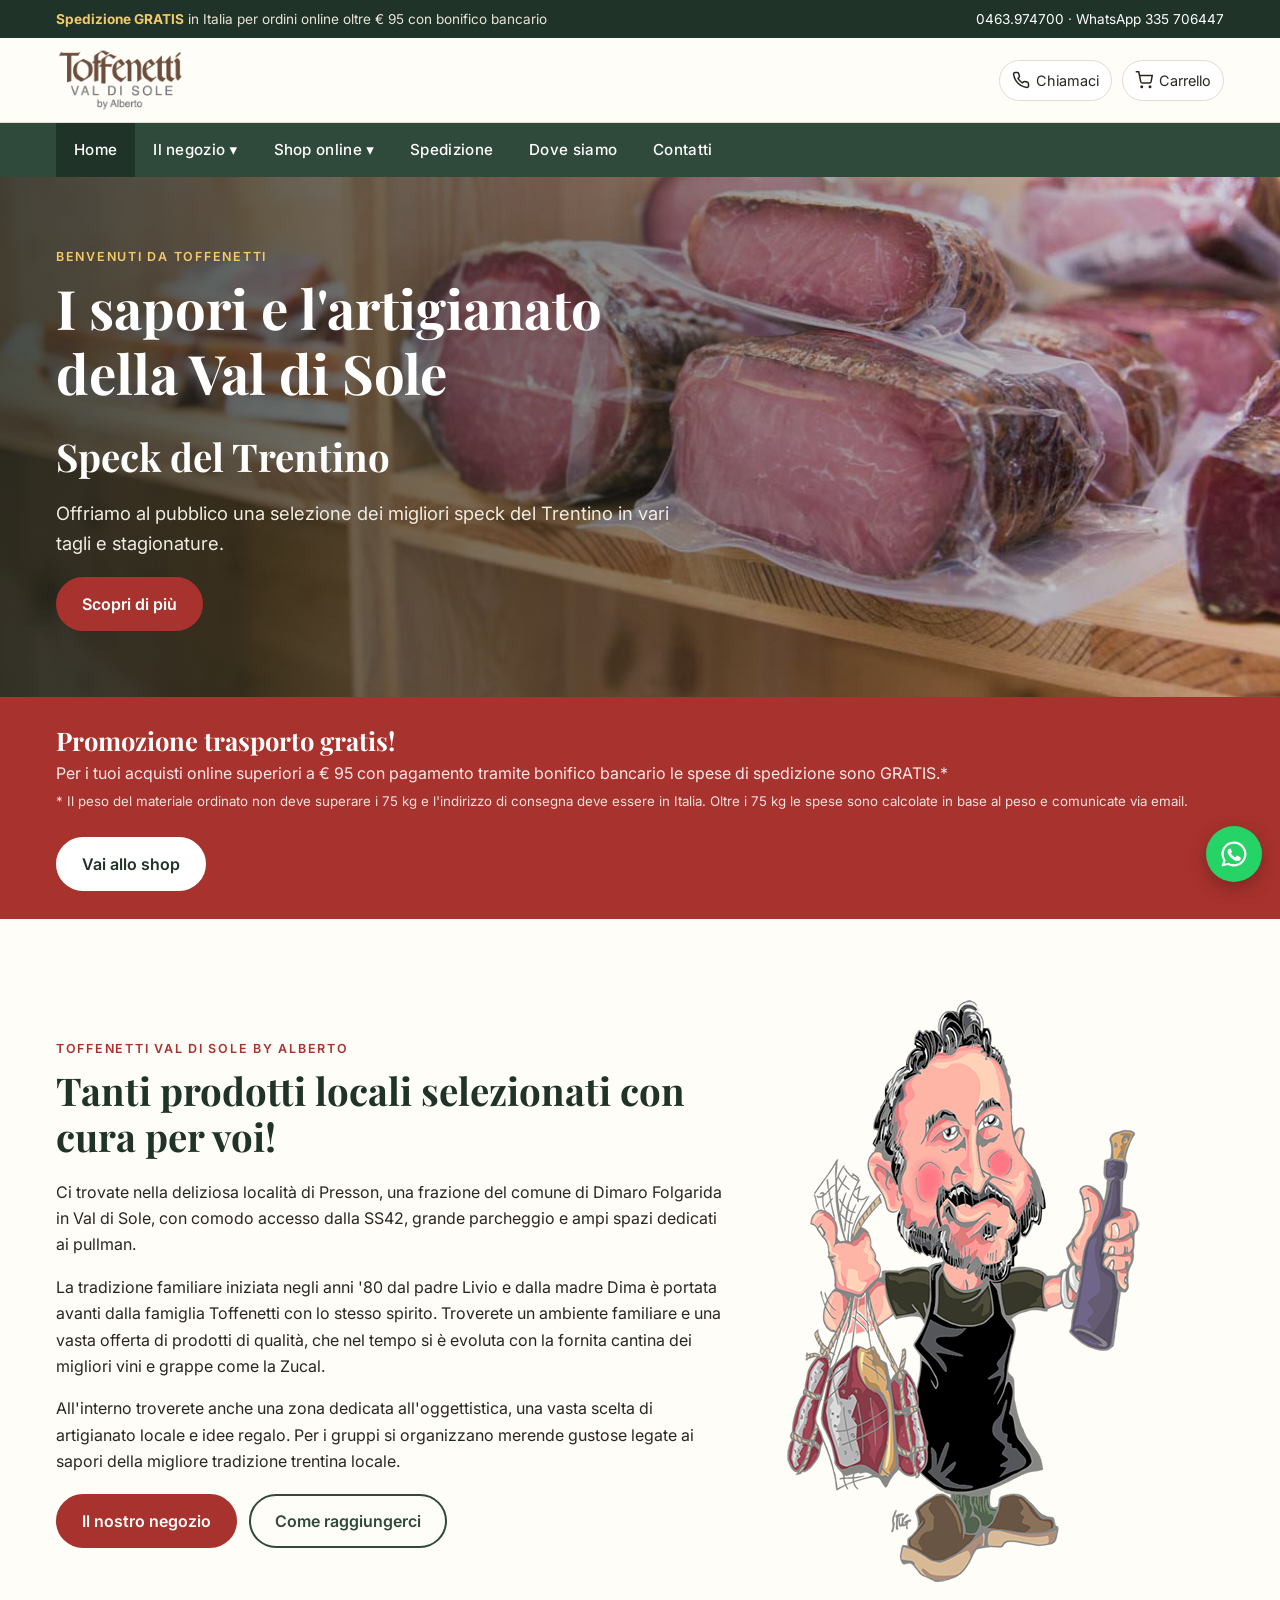
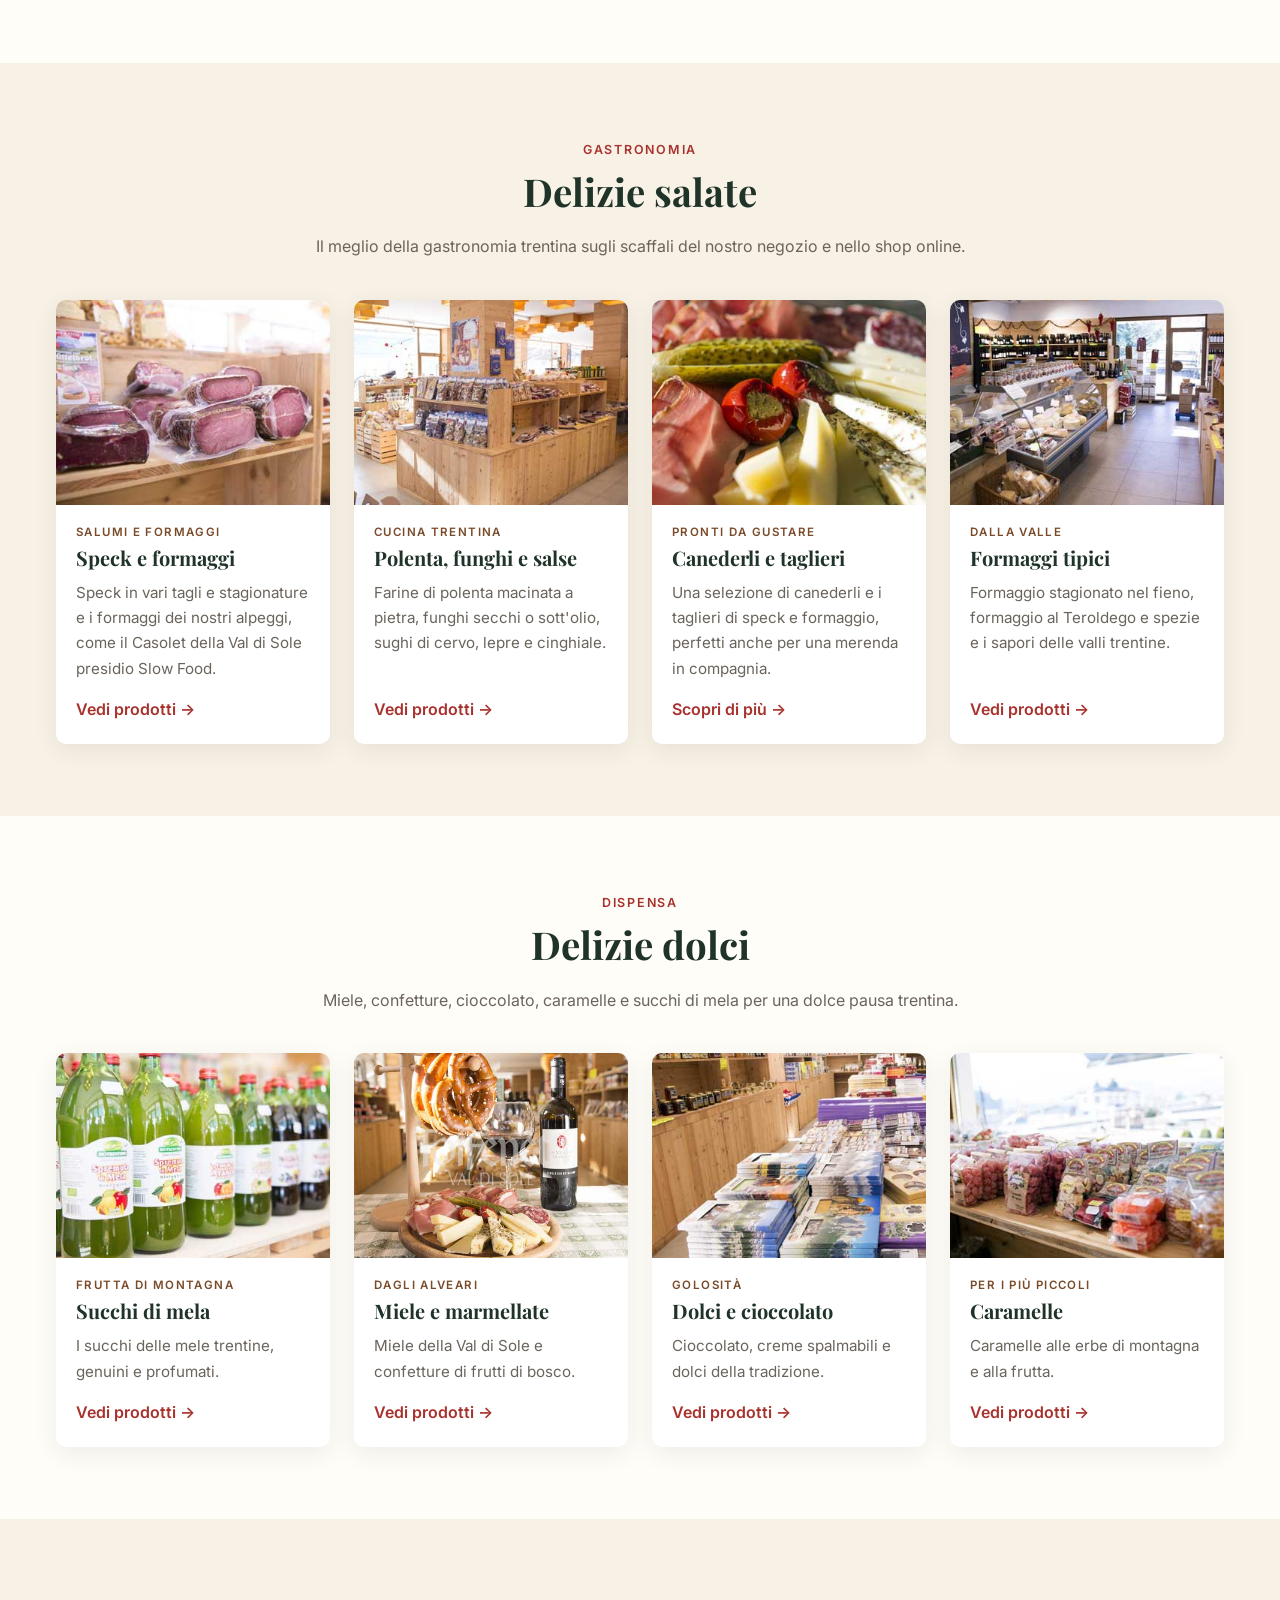
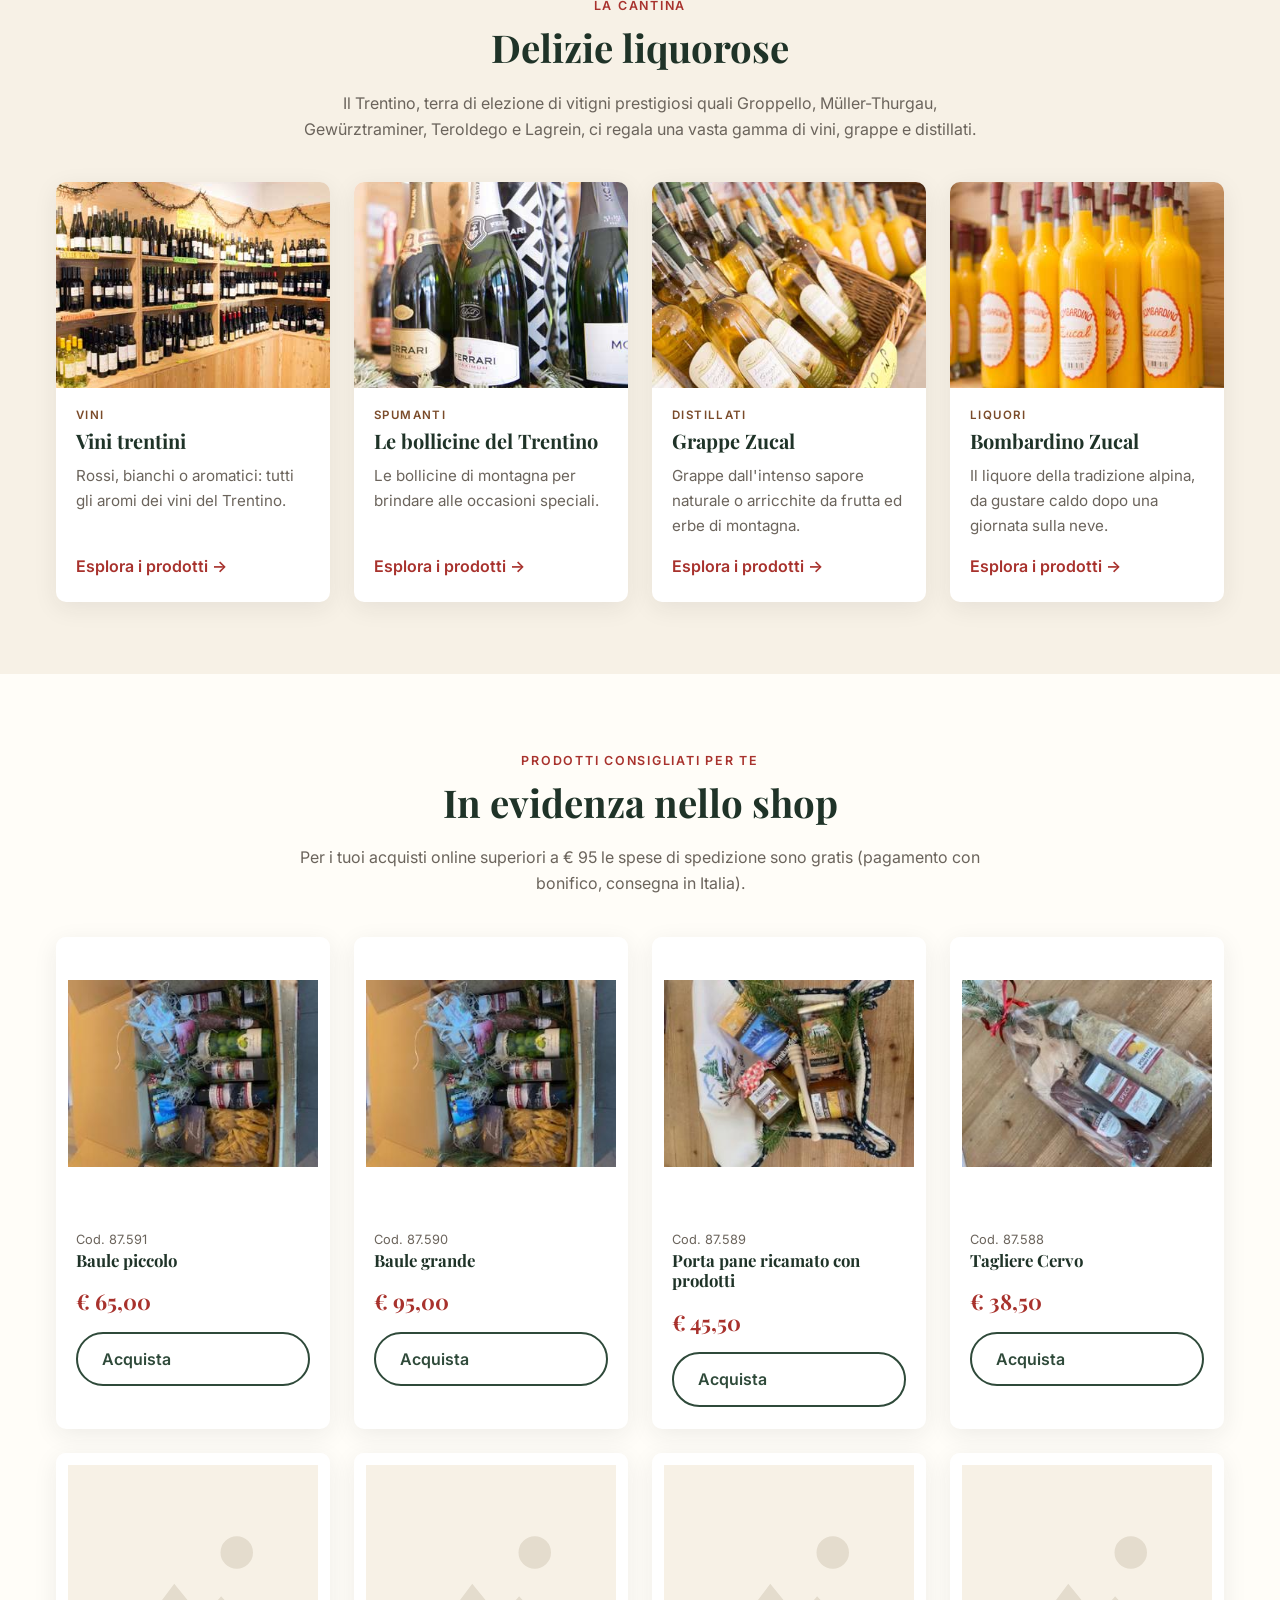
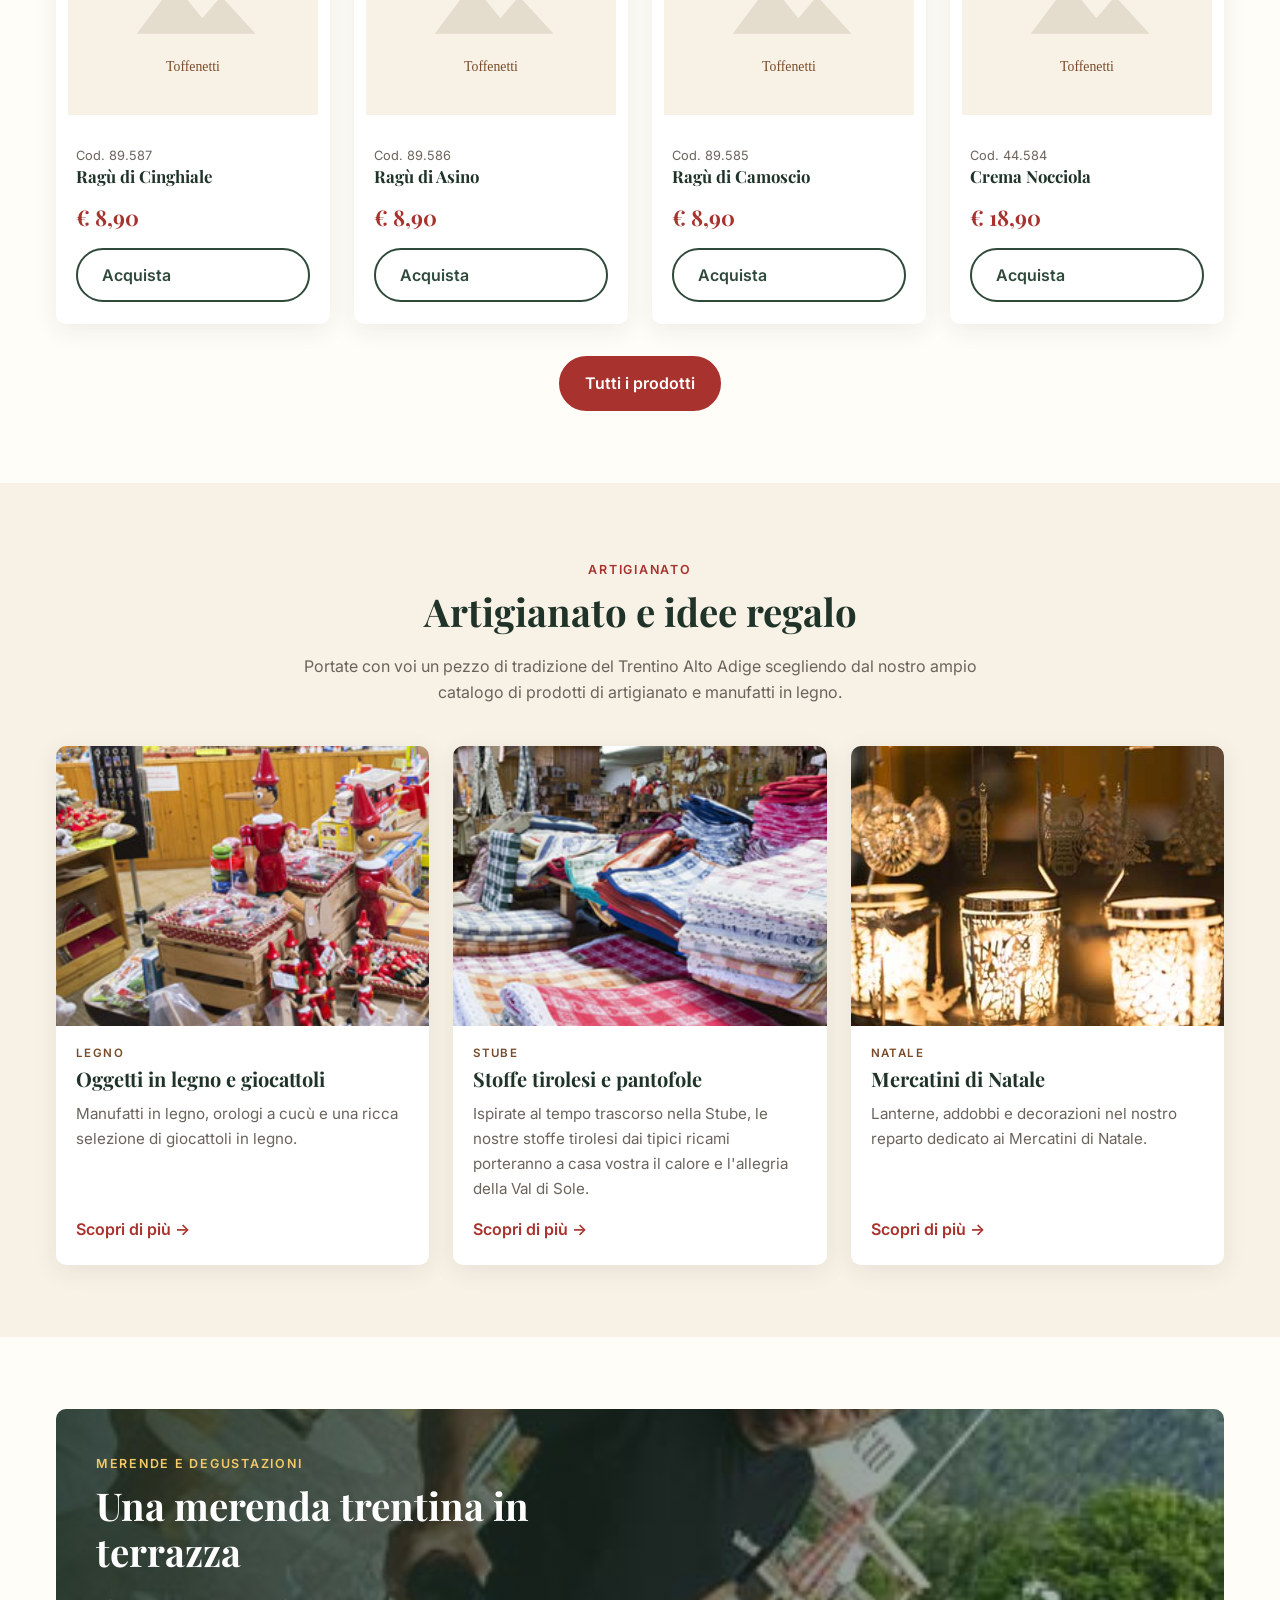
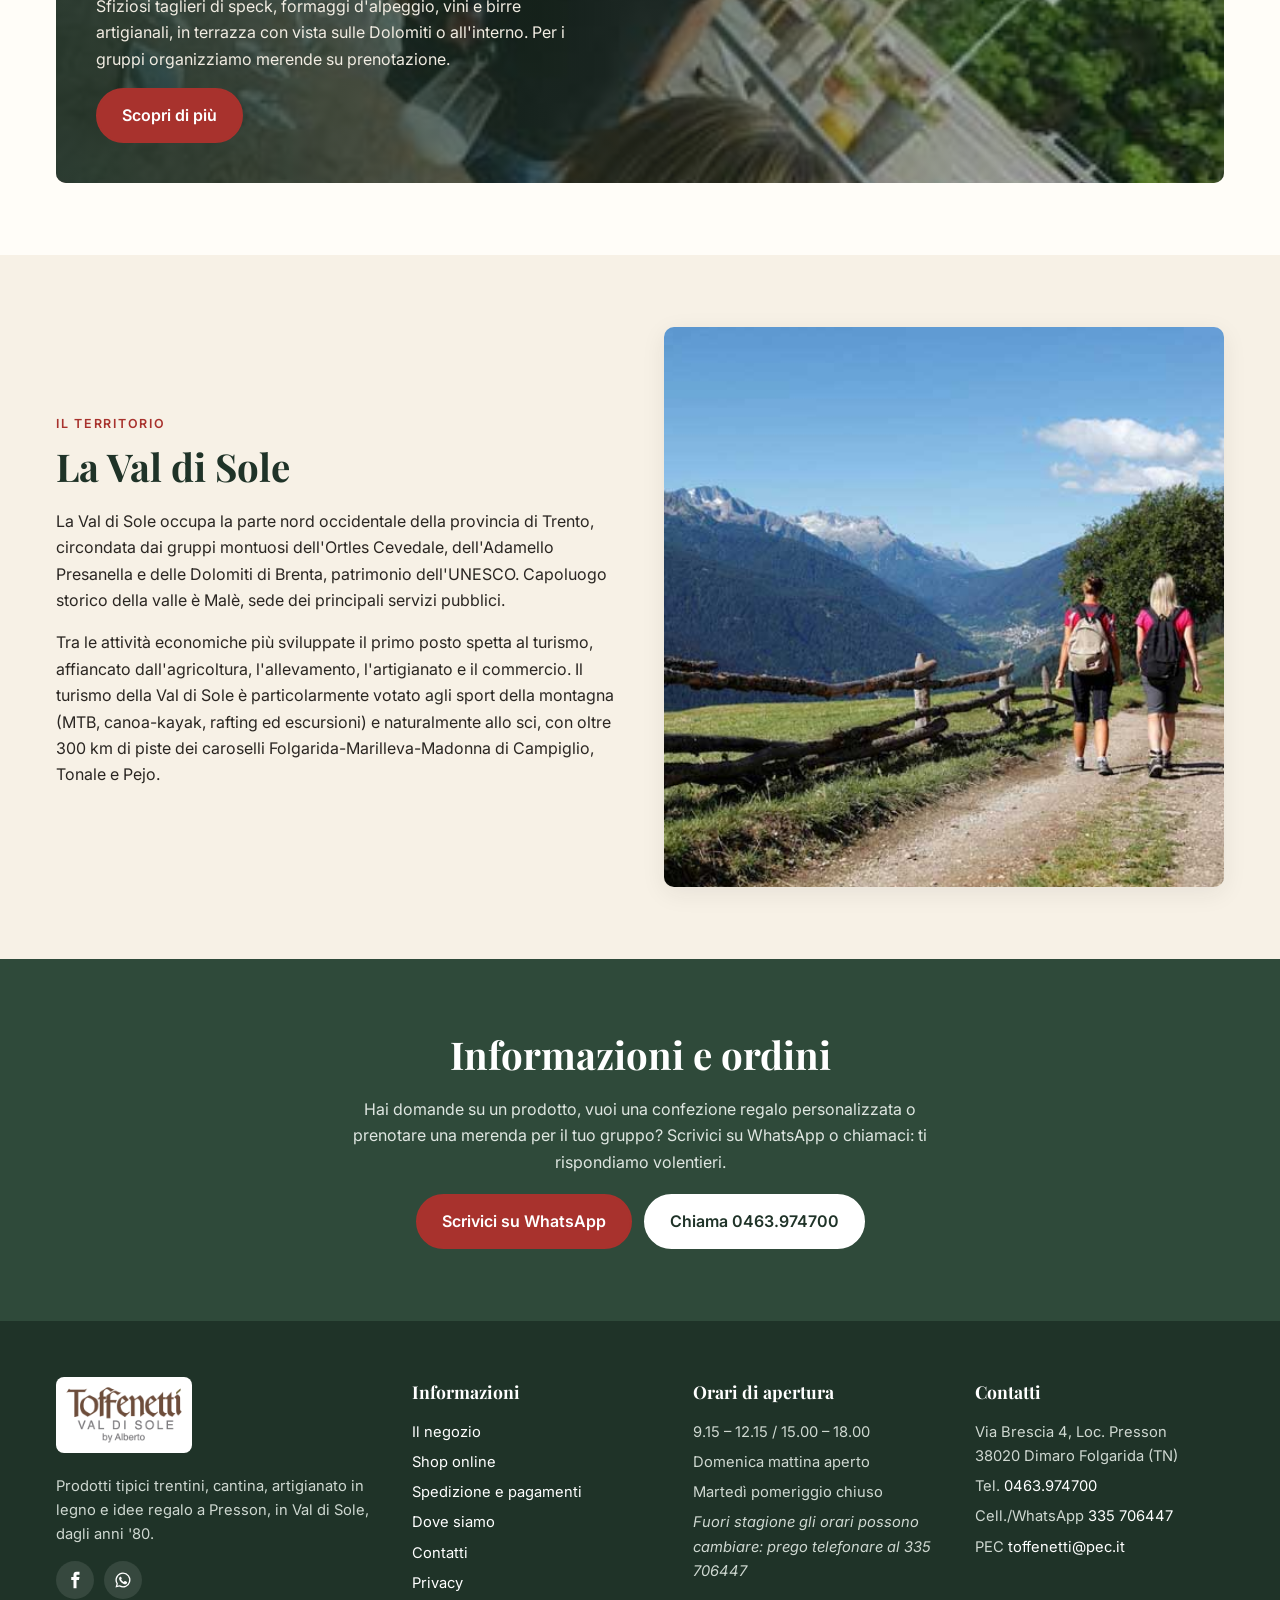
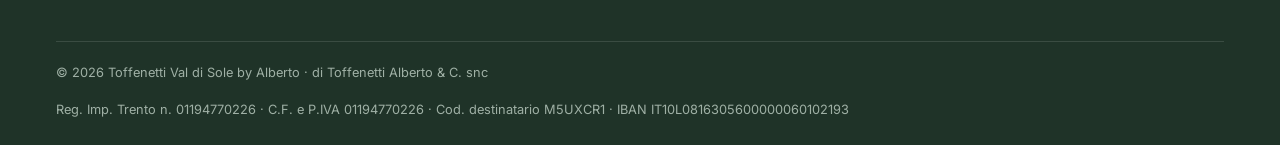
<file: index.html>
<!doctype html>
<html lang="it">
<head>
<meta charset="utf-8">
<meta name="viewport" content="width=device-width, initial-scale=1">
<title>Toffenetti Val di Sole – Prodotti tipici trentini e artigianato in legno</title>
<meta name="description" content="Toffenetti Val di Sole by Alberto: speck, formaggi, vini, grappe, artigianato in legno e idee regalo a Presson, Dimaro Folgarida (TN). Shop online con spedizione gratuita oltre € 95.">
<link rel="icon" href="assets/img/favicon.svg" type="image/svg+xml">
<link rel="preconnect" href="https://fonts.googleapis.com">
<link rel="preconnect" href="https://fonts.gstatic.com" crossorigin>
<link href="https://fonts.googleapis.com/css2?family=Inter:wght@400;500;600&family=Playfair+Display:wght@600;700&display=swap" rel="stylesheet">
<link rel="stylesheet" href="assets/css/style.css">
</head>
<body>
<a class="skip" href="#main">Vai al contenuto principale</a>

<div class="topbar">
  <div class="container">
    <span><strong>Spedizione GRATIS</strong> in Italia per ordini online oltre € 95 con bonifico bancario</span>
    <span><a href="tel:+390463974700">0463.974700</a> · <a href="https://wa.me/39335706447">WhatsApp 335 706447</a></span>
  </div>
</div>

<header class="header">
  <div class="container">
    <a class="logo" href="index.html"><img src="assets/img/logo-toffenetti.png" alt="Toffenetti Val di Sole by Alberto, artigianato in legno e prodotti tipici della Val di Sole Trentino" width="300" height="175"></a>
    <div class="header-actions">
      <a class="btn-icon" href="tel:+390463974700"><svg viewBox="0 0 24 24" fill="none" stroke="currentColor" stroke-width="2" aria-hidden="true"><path d="M22 16.9v3a2 2 0 0 1-2.2 2 19.8 19.8 0 0 1-8.6-3.1 19.5 19.5 0 0 1-6-6A19.8 19.8 0 0 1 2.1 4.2 2 2 0 0 1 4.1 2h3a2 2 0 0 1 2 1.7c.1.9.4 1.8.7 2.7a2 2 0 0 1-.5 2.1L8 9.8a16 16 0 0 0 6 6l1.3-1.3a2 2 0 0 1 2.1-.4c.9.3 1.8.6 2.7.7a2 2 0 0 1 1.7 2z"/></svg><span class="label">Chiamaci</span></a>
      <a class="btn-icon" href="https://www.toffenetti.it/eshop/cart.php"><svg viewBox="0 0 24 24" fill="none" stroke="currentColor" stroke-width="2" aria-hidden="true"><circle cx="9" cy="21" r="1"/><circle cx="20" cy="21" r="1"/><path d="M1 1h4l2.7 13.4a2 2 0 0 0 2 1.6h9.7a2 2 0 0 0 2-1.6L23 6H6"/></svg><span class="label">Carrello</span></a>
      <button class="menu-toggle" aria-label="Apri il menu" aria-expanded="false" aria-controls="nav"><svg viewBox="0 0 24 24" fill="none" stroke="currentColor" stroke-width="2" aria-hidden="true"><path d="M3 6h18M3 12h18M3 18h18"/></svg></button>
    </div>
  </div>
</header>

<nav class="nav" id="nav" aria-label="Menu principale">
  <div class="container"><ul><li><a href="index.html" aria-current="page">Home</a></li><li><a href="negozio.html">Il negozio ▾</a><ul class="sub"><li><a href="gastronomia.html">Gastronomia e cantina</a></li><li><a href="artigianato.html">Artigianato</a></li><li><a href="merende.html">Merende e degustazioni</a></li></ul></li><li><a href="https://www.toffenetti.it/eshop/index.php">Shop online ▾</a><ul class="sub"><li><a href="https://www.toffenetti.it/eshop/index.php?c=5">Salumi e formaggi</a></li><li><a href="https://www.toffenetti.it/eshop/index.php?c=52">Polenta, funghi e salse</a></li><li><a href="https://www.toffenetti.it/eshop/index.php?c=6">Miele e marmellate</a></li><li><a href="https://www.toffenetti.it/eshop/index.php?c=67">Dolci e cioccolato</a></li><li><a href="https://www.toffenetti.it/eshop/index.php?c=68">Infusi e tisane</a></li><li><a href="https://www.toffenetti.it/eshop/index.php?c=50">Vini e birre</a></li><li><a href="https://www.toffenetti.it/eshop/index.php?c=7">Grappe</a></li><li><a href="https://www.toffenetti.it/eshop/index.php?c=53">Artigianato</a></li><li><a href="https://www.toffenetti.it/eshop/index.php?c=86">Promozioni</a></li></ul></li><li><a href="spedizione.html">Spedizione</a></li><li><a href="dove-siamo.html">Dove siamo</a></li><li><a href="contatti.html">Contatti</a></li></ul></div>
</nav>

<main id="main">
<section class="hero" aria-label="In evidenza">
  <div class="hero-slide active" style="background-image:url('assets/img/slide-02.jpg')"></div><div class="hero-slide" style="background-image:url('assets/img/slide-03.jpg')"></div><div class="hero-slide" style="background-image:url('assets/img/slide-04.jpg')"></div><div class="hero-slide" style="background-image:url('assets/img/slide-05.jpg')"></div>
  <div class="container">
    <div class="hero-text">
      <span class="eyebrow">Benvenuti da Toffenetti</span>
      <h1>I sapori e l'artigianato della Val di Sole</h1>
      <div class="hero-caption"><div data-slide="0"><h2 style="color:#fff">Speck del Trentino</h2><p>Offriamo al pubblico una selezione dei migliori speck del Trentino in vari tagli e stagionature.</p><a class="btn" href="gastronomia.html">Scopri di più</a></div><div data-slide="1" hidden><h2 style="color:#fff">La cucina trentina</h2><p>Da Toffenetti i principali ingredienti della cucina trentina: polenta gialla, risi aromatizzati con funghi, mele o frutti di bosco, paste e aceti balsamici aromatizzati.</p><a class="btn" href="https://www.toffenetti.it/eshop/index.php">Vai allo shop online</a></div><div data-slide="2" hidden><h2 style="color:#fff">Vini e birre della tradizione trentina</h2><p>Tutti gli aromi dei vini trentini, rossi, bianchi o aromatici, e i sapori delle birre artigianali ispirate a ricette locali.</p><a class="btn" href="https://www.toffenetti.it/eshop/index.php?c=50">Vai allo shop online</a></div><div data-slide="3" hidden><h2 style="color:#fff">Distillati e grappe</h2><p>I gusti forti, i gusti della tradizione alpina.</p><a class="btn" href="https://www.toffenetti.it/eshop/index.php?c=7">Scopri di più</a></div></div>
    </div>
  </div>
</section>

<section class="promo">
  <div class="container">
    <div>
      <h2>Promozione trasporto gratis!</h2>
      <p>Per i tuoi acquisti online superiori a € 95 con pagamento tramite bonifico bancario le spese di spedizione sono GRATIS.*</p>
      <small>* Il peso del materiale ordinato non deve superare i 75 kg e l'indirizzo di consegna deve essere in Italia. Oltre i 75 kg le spese sono calcolate in base al peso e comunicate via email.</small>
    </div>
    <a class="btn btn-light" href="https://www.toffenetti.it/eshop/index.php">Vai allo shop</a>
  </div>
</section>

<section class="section section-alt">
  <div class="container intro">
    <div>
      <span class="eyebrow">Toffenetti Val di Sole by Alberto</span>
      <h2>Tanti prodotti locali selezionati con cura per voi!</h2>
      <p>Ci trovate nella deliziosa località di Presson, una frazione del comune di Dimaro Folgarida in Val di Sole, con comodo accesso dalla SS42, grande parcheggio e ampi spazi dedicati ai pullman.</p>
      <p>La tradizione familiare iniziata negli anni '80 dal padre Livio e dalla madre Dima è portata avanti dalla famiglia Toffenetti con lo stesso spirito. Troverete un ambiente familiare e una vasta offerta di prodotti di qualità, che nel tempo si è evoluta con la fornita cantina dei migliori vini e grappe come la Zucal.</p>
      <p>All'interno troverete anche una zona dedicata all'oggettistica, una vasta scelta di artigianato locale e idee regalo. Per i gruppi si organizzano merende gustose legate ai sapori della migliore tradizione trentina locale.</p>
      <div class="btn-row"><a class="btn" href="negozio.html">Il nostro negozio</a><a class="btn btn-outline" href="dove-siamo.html">Come raggiungerci</a></div>
    </div>
    <img src="assets/img/alberto-omino.png" alt="Alberto Toffenetti - Idee regalo e prodotti tipici trentini" loading="lazy">
  </div>
</section>

<section class="section">
  <div class="container">
    <div class="section-head">
      <span class="eyebrow">Gastronomia</span>
      <h2>Delizie salate</h2>
      <p>Il meglio della gastronomia trentina sugli scaffali del nostro negozio e nello shop online.</p>
    </div>
    <div class="grid grid-4">
      <article class="card">
  <div class="card-img"><img src="assets/img/gallery/gastronomia/speck-alto-adige-toffenetti.jpg" alt="Speck e formaggi" loading="lazy"></div>
  <div class="card-body"><span class="tag">Salumi e formaggi</span><h3>Speck e formaggi</h3><p>Speck in vari tagli e stagionature e i formaggi dei nostri alpeggi, come il Casolet della Val di Sole presidio Slow Food.</p><a class="link-arrow" href="https://www.toffenetti.it/eshop/index.php?c=5">Vedi prodotti</a></div>
</article>
      <article class="card">
  <div class="card-img"><img src="assets/img/gallery/gastronomia/prodotti-tipici-val-di-sole.jpg" alt="Polenta, funghi e salse" loading="lazy"></div>
  <div class="card-body"><span class="tag">Cucina trentina</span><h3>Polenta, funghi e salse</h3><p>Farine di polenta macinata a pietra, funghi secchi o sott'olio, sughi di cervo, lepre e cinghiale.</p><a class="link-arrow" href="https://www.toffenetti.it/eshop/index.php?c=52">Vedi prodotti</a></div>
</article>
      <article class="card">
  <div class="card-img"><img src="assets/img/gallery/gastronomia/taglieri-speck-formaggio.jpg" alt="Canederli e taglieri" loading="lazy"></div>
  <div class="card-body"><span class="tag">Pronti da gustare</span><h3>Canederli e taglieri</h3><p>Una selezione di canederli e i taglieri di speck e formaggio, perfetti anche per una merenda in compagnia.</p><a class="link-arrow" href="gastronomia.html">Scopri di più</a></div>
</article>
      <article class="card">
  <div class="card-img"><img src="assets/img/gallery/gastronomia/gastronomia-formaggi-val-di-non.jpg" alt="Formaggi tipici" loading="lazy"></div>
  <div class="card-body"><span class="tag">Dalla valle</span><h3>Formaggi tipici</h3><p>Formaggio stagionato nel fieno, formaggio al Teroldego e spezie e i sapori delle valli trentine.</p><a class="link-arrow" href="https://www.toffenetti.it/eshop/index.php?c=5">Vedi prodotti</a></div>
</article>
    </div>
  </div>
</section>

<section class="section section-alt">
  <div class="container">
    <div class="section-head">
      <span class="eyebrow">Dispensa</span>
      <h2>Delizie dolci</h2>
      <p>Miele, confetture, cioccolato, caramelle e succhi di mela per una dolce pausa trentina.</p>
    </div>
    <div class="grid grid-4">
      <article class="card">
  <div class="card-img"><img src="assets/img/gallery/gastronomia/succo-di-mela.jpg" alt="Succhi di mela" loading="lazy"></div>
  <div class="card-body"><span class="tag">Frutta di montagna</span><h3>Succhi di mela</h3><p>I succhi delle mele trentine, genuini e profumati.</p><a class="link-arrow" href="https://www.toffenetti.it/eshop/index.php?c=68">Vedi prodotti</a></div>
</article>
      <article class="card">
  <div class="card-img"><img src="assets/img/sottosezione-gastronomia.jpg" alt="Miele e marmellate" loading="lazy"></div>
  <div class="card-body"><span class="tag">Dagli alveari</span><h3>Miele e marmellate</h3><p>Miele della Val di Sole e confetture di frutti di bosco.</p><a class="link-arrow" href="https://www.toffenetti.it/eshop/index.php?c=6">Vedi prodotti</a></div>
</article>
      <article class="card">
  <div class="card-img"><img src="assets/img/gallery/gastronomia/cioccolato.jpg" alt="Dolci e cioccolato" loading="lazy"></div>
  <div class="card-body"><span class="tag">Golosità</span><h3>Dolci e cioccolato</h3><p>Cioccolato, creme spalmabili e dolci della tradizione.</p><a class="link-arrow" href="https://www.toffenetti.it/eshop/index.php?c=67">Vedi prodotti</a></div>
</article>
      <article class="card">
  <div class="card-img"><img src="assets/img/gallery/gastronomia/caramelle.jpg" alt="Caramelle" loading="lazy"></div>
  <div class="card-body"><span class="tag">Per i più piccoli</span><h3>Caramelle</h3><p>Caramelle alle erbe di montagna e alla frutta.</p><a class="link-arrow" href="https://www.toffenetti.it/eshop/index.php?c=67">Vedi prodotti</a></div>
</article>
    </div>
  </div>
</section>

<section class="section">
  <div class="container">
    <div class="section-head">
      <span class="eyebrow">La cantina</span>
      <h2>Delizie liquorose</h2>
      <p>Il Trentino, terra di elezione di vitigni prestigiosi quali Groppello, Müller-Thurgau, Gewürztraminer, Teroldego e Lagrein, ci regala una vasta gamma di vini, grappe e distillati.</p>
    </div>
    <div class="grid grid-4">
      <article class="card">
  <div class="card-img"><img src="assets/img/gallery/gastronomia/cantina-vini-trentini.jpg" alt="Vini trentini" loading="lazy"></div>
  <div class="card-body"><span class="tag">Vini</span><h3>Vini trentini</h3><p>Rossi, bianchi o aromatici: tutti gli aromi dei vini del Trentino.</p><a class="link-arrow" href="https://www.toffenetti.it/eshop/index.php?c=50">Esplora i prodotti</a></div>
</article>
      <article class="card">
  <div class="card-img"><img src="assets/img/gallery/gastronomia/le-bollicine-del-trentino.jpg" alt="Le bollicine del Trentino" loading="lazy"></div>
  <div class="card-body"><span class="tag">Spumanti</span><h3>Le bollicine del Trentino</h3><p>Le bollicine di montagna per brindare alle occasioni speciali.</p><a class="link-arrow" href="https://www.toffenetti.it/eshop/index.php?c=50">Esplora i prodotti</a></div>
</article>
      <article class="card">
  <div class="card-img"><img src="assets/img/gallery/gastronomia/grappe-zucal.jpg" alt="Grappe Zucal" loading="lazy"></div>
  <div class="card-body"><span class="tag">Distillati</span><h3>Grappe Zucal</h3><p>Grappe dall'intenso sapore naturale o arricchite da frutta ed erbe di montagna.</p><a class="link-arrow" href="https://www.toffenetti.it/eshop/index.php?c=7">Esplora i prodotti</a></div>
</article>
      <article class="card">
  <div class="card-img"><img src="assets/img/gallery/gastronomia/bombardino-zucal.jpg" alt="Bombardino Zucal" loading="lazy"></div>
  <div class="card-body"><span class="tag">Liquori</span><h3>Bombardino Zucal</h3><p>Il liquore della tradizione alpina, da gustare caldo dopo una giornata sulla neve.</p><a class="link-arrow" href="https://www.toffenetti.it/eshop/index.php?c=7">Esplora i prodotti</a></div>
</article>
    </div>
  </div>
</section>

<section class="section section-alt">
  <div class="container">
    <div class="section-head">
      <span class="eyebrow">Prodotti consigliati per te</span>
      <h2>In evidenza nello shop</h2>
      <p>Per i tuoi acquisti online superiori a € 95 le spese di spedizione sono gratis (pagamento con bonifico, consegna in Italia).</p>
    </div>
    <div class="grid grid-4"><article class="card product">
  <div class="card-img"><img src="assets/img/prodotti/baule-piccolo.jpg" alt="Baule piccolo" loading="lazy"></div>
  <div class="card-body"><span class="code">Cod. 87.591</span><h3>Baule piccolo</h3><div class="price">€ 65,00</div><a class="btn btn-outline" href="https://www.toffenetti.it/eshop/index.php?c=0&amp;p=591">Acquista</a></div>
</article><article class="card product">
  <div class="card-img"><img src="assets/img/prodotti/baule-grande.jpg" alt="Baule grande" loading="lazy"></div>
  <div class="card-body"><span class="code">Cod. 87.590</span><h3>Baule grande</h3><div class="price">€ 95,00</div><a class="btn btn-outline" href="https://www.toffenetti.it/eshop/index.php?c=0&amp;p=590">Acquista</a></div>
</article><article class="card product">
  <div class="card-img"><img src="assets/img/prodotti/porta-pane-ricamato.jpg" alt="Porta pane ricamato con prodotti" loading="lazy"></div>
  <div class="card-body"><span class="code">Cod. 87.589</span><h3>Porta pane ricamato con prodotti</h3><div class="price">€ 45,50</div><a class="btn btn-outline" href="https://www.toffenetti.it/eshop/index.php?c=0&amp;p=589">Acquista</a></div>
</article><article class="card product">
  <div class="card-img"><img src="assets/img/prodotti/tagliere-cervo.jpg" alt="Tagliere Cervo" loading="lazy"></div>
  <div class="card-body"><span class="code">Cod. 87.588</span><h3>Tagliere Cervo</h3><div class="price">€ 38,50</div><a class="btn btn-outline" href="https://www.toffenetti.it/eshop/index.php?c=0&amp;p=588">Acquista</a></div>
</article><article class="card product">
  <div class="card-img"><img src="assets/img/prodotto-placeholder.svg" alt="Ragù di Cinghiale" loading="lazy"></div>
  <div class="card-body"><span class="code">Cod. 89.587</span><h3>Ragù di Cinghiale</h3><div class="price">€ 8,90</div><a class="btn btn-outline" href="https://www.toffenetti.it/eshop/index.php?c=0&amp;p=587">Acquista</a></div>
</article><article class="card product">
  <div class="card-img"><img src="assets/img/prodotto-placeholder.svg" alt="Ragù di Asino" loading="lazy"></div>
  <div class="card-body"><span class="code">Cod. 89.586</span><h3>Ragù di Asino</h3><div class="price">€ 8,90</div><a class="btn btn-outline" href="https://www.toffenetti.it/eshop/index.php?c=0&amp;p=586">Acquista</a></div>
</article><article class="card product">
  <div class="card-img"><img src="assets/img/prodotto-placeholder.svg" alt="Ragù di Camoscio" loading="lazy"></div>
  <div class="card-body"><span class="code">Cod. 89.585</span><h3>Ragù di Camoscio</h3><div class="price">€ 8,90</div><a class="btn btn-outline" href="https://www.toffenetti.it/eshop/index.php?c=0&amp;p=585">Acquista</a></div>
</article><article class="card product">
  <div class="card-img"><img src="assets/img/prodotto-placeholder.svg" alt="Crema Nocciola" loading="lazy"></div>
  <div class="card-body"><span class="code">Cod. 44.584</span><h3>Crema Nocciola</h3><div class="price">€ 18,90</div><a class="btn btn-outline" href="https://www.toffenetti.it/eshop/index.php?c=0&amp;p=584">Acquista</a></div>
</article></div>
    <div class="btn-row" style="justify-content:center;margin-top:32px"><a class="btn" href="https://www.toffenetti.it/eshop/index.php">Tutti i prodotti</a></div>
  </div>
</section>

<section class="section">
  <div class="container">
    <div class="section-head">
      <span class="eyebrow">Artigianato</span>
      <h2>Artigianato e idee regalo</h2>
      <p>Portate con voi un pezzo di tradizione del Trentino Alto Adige scegliendo dal nostro ampio catalogo di prodotti di artigianato e manufatti in legno.</p>
    </div>
    <div class="grid grid-3">
      <article class="card">
  <div class="card-img"><img src="assets/img/souvenir-oggetti-legno.jpg" alt="Oggetti in legno e giocattoli" loading="lazy"></div>
  <div class="card-body"><span class="tag">Legno</span><h3>Oggetti in legno e giocattoli</h3><p>Manufatti in legno, orologi a cucù e una ricca selezione di giocattoli in legno.</p><a class="link-arrow" href="artigianato.html">Scopri di più</a></div>
</article>
      <article class="card">
  <div class="card-img"><img src="assets/img/artigianato-trentino.jpg" alt="Stoffe tirolesi e pantofole" loading="lazy"></div>
  <div class="card-body"><span class="tag">Stube</span><h3>Stoffe tirolesi e pantofole</h3><p>Ispirate al tempo trascorso nella Stube, le nostre stoffe tirolesi dai tipici ricami porteranno a casa vostra il calore e l'allegria della Val di Sole.</p><a class="link-arrow" href="artigianato.html">Scopri di più</a></div>
</article>
      <article class="card">
  <div class="card-img"><img src="assets/img/gallery/artigianato/lanterne-addobbi-natale.jpg" alt="Mercatini di Natale" loading="lazy"></div>
  <div class="card-body"><span class="tag">Natale</span><h3>Mercatini di Natale</h3><p>Lanterne, addobbi e decorazioni nel nostro reparto dedicato ai Mercatini di Natale.</p><a class="link-arrow" href="artigianato.html">Scopri di più</a></div>
</article>
    </div>
  </div>
</section>

<section class="section section-alt">
  <div class="container">
    <div class="banner" style="background-image:url('assets/img/gallery/terrazza/merende-in-terrazza-val-di-sole.jpg')">
      <div class="banner-text">
        <span class="eyebrow" style="color:#f3c969">Merende e degustazioni</span>
        <h2>Una merenda trentina in terrazza</h2>
        <p>Sfiziosi taglieri di speck, formaggi d'alpeggio, vini e birre artigianali, in terrazza con vista sulle Dolomiti o all'interno. Per i gruppi organizziamo merende su prenotazione.</p>
        <a class="btn" href="merende.html">Scopri di più</a>
      </div>
    </div>
  </div>
</section>

<section class="section">
  <div class="container split">
    <div>
      <span class="eyebrow">Il territorio</span>
      <h2>La Val di Sole</h2>
      <p>La Val di Sole occupa la parte nord occidentale della provincia di Trento, circondata dai gruppi montuosi dell'Ortles Cevedale, dell'Adamello Presanella e delle Dolomiti di Brenta, patrimonio dell'UNESCO. Capoluogo storico della valle è Malè, sede dei principali servizi pubblici.</p>
      <p>Tra le attività economiche più sviluppate il primo posto spetta al turismo, affiancato dall'agricoltura, l'allevamento, l'artigianato e il commercio. Il turismo della Val di Sole è particolarmente votato agli sport della montagna (MTB, canoa-kayak, rafting ed escursioni) e naturalmente allo sci, con oltre 300 km di piste dei caroselli Folgarida-Marilleva-Madonna di Campiglio, Tonale e Pejo.</p>
    </div>
    <img src="assets/img/sottosezione-territorio.jpg" alt="Il territorio della Val di Sole" loading="lazy">
  </div>
</section>

<section class="section cta">
  <div class="container">
    <h2>Informazioni e ordini</h2>
    <p>Hai domande su un prodotto, vuoi una confezione regalo personalizzata o prenotare una merenda per il tuo gruppo? Scrivici su WhatsApp o chiamaci: ti rispondiamo volentieri.</p>
    <div class="btn-row" style="justify-content:center">
      <a class="btn" href="https://wa.me/39335706447">Scrivici su WhatsApp</a>
      <a class="btn btn-light" href="tel:+390463974700">Chiama 0463.974700</a>
    </div>
  </div>
</section>
</main>

<footer class="footer">
  <div class="container">
    <div class="footer-grid">
      <div>
        <a class="footer-logo" href="index.html"><img src="assets/img/logo-toffenetti.png" alt="Toffenetti Val di Sole" width="300" height="175"></a>
        <p>Prodotti tipici trentini, cantina, artigianato in legno e idee regalo a Presson, in Val di Sole, dagli anni '80.</p>
        <div class="social">
          <a href="https://it-it.facebook.com/Toffenetti-595004483873848/" aria-label="Facebook"><svg viewBox="0 0 24 24" aria-hidden="true"><path d="M14 8V6c0-.9.6-1 1-1h3V1h-4c-3.3 0-4 2.4-4 4v3H7v4h3v11h4V12h3.3l.7-4z"/></svg></a>
          <a href="https://wa.me/39335706447" aria-label="WhatsApp"><svg viewBox="0 0 24 24" aria-hidden="true"><path d="M12 2a10 10 0 0 0-8.6 15.1L2 22l5-1.3A10 10 0 1 0 12 2zm0 18.2a8.2 8.2 0 0 1-4.2-1.1l-.3-.2-3 .8.8-2.9-.2-.3A8.2 8.2 0 1 1 12 20.2zm4.5-6.1c-.2-.1-1.5-.7-1.7-.8-.2-.1-.4-.1-.6.1l-.8 1c-.1.2-.3.2-.5.1a6.7 6.7 0 0 1-3.3-2.9c-.3-.4.2-.4.7-1.3.1-.2 0-.3 0-.4l-.8-1.8c-.2-.5-.4-.4-.6-.4h-.5a1 1 0 0 0-.7.3 3 3 0 0 0-.9 2.2 5.2 5.2 0 0 0 1.1 2.7 11.8 11.8 0 0 0 4.5 4c1.7.7 2.3.8 3.2.6.5-.1 1.5-.6 1.7-1.2.2-.6.2-1.1.2-1.2-.1-.1-.3-.2-.5-.3z"/></svg></a>
        </div>
      </div>
      <div>
        <h4>Informazioni</h4>
        <ul>
          <li><a href="negozio.html">Il negozio</a></li>
          <li><a href="https://www.toffenetti.it/eshop/index.php">Shop online</a></li>
          <li><a href="spedizione.html">Spedizione e pagamenti</a></li>
          <li><a href="dove-siamo.html">Dove siamo</a></li>
          <li><a href="contatti.html">Contatti</a></li>
          <li><a href="https://www.toffenetti.it/privacy.php">Privacy</a></li>
        </ul>
      </div>
      <div>
        <h4>Orari di apertura</h4>
        <ul>
          <li>9.15 – 12.15 / 15.00 – 18.00</li>
          <li>Domenica mattina aperto</li>
          <li>Martedì pomeriggio chiuso</li>
          <li><em>Fuori stagione gli orari possono cambiare: prego telefonare al 335 706447</em></li>
        </ul>
      </div>
      <div>
        <h4>Contatti</h4>
        <ul>
          <li>Via Brescia 4, Loc. Presson<br>38020 Dimaro Folgarida (TN)</li>
          <li>Tel. <a href="tel:+390463974700">0463.974700</a></li>
          <li>Cell./WhatsApp <a href="https://wa.me/39335706447">335 706447</a></li>
          <li>PEC <a href="mailto:toffenetti@pec.it">toffenetti@pec.it</a></li>
        </ul>
      </div>
    </div>
    <div class="footer-bottom">
      <span>© <span id="year">2026</span> Toffenetti Val di Sole by Alberto · di Toffenetti Alberto &amp; C. snc</span>
      <span>Reg. Imp. Trento n. 01194770226 · C.F. e P.IVA 01194770226 · Cod. destinatario M5UXCR1 · IBAN IT10L0816305600000060102193</span>
    </div>
  </div>
</footer>

<a class="whatsapp-float" href="https://wa.me/39335706447" aria-label="Scrivici su WhatsApp"><svg viewBox="0 0 24 24" aria-hidden="true"><path d="M12 2a10 10 0 0 0-8.6 15.1L2 22l5-1.3A10 10 0 1 0 12 2zm0 18.2a8.2 8.2 0 0 1-4.2-1.1l-.3-.2-3 .8.8-2.9-.2-.3A8.2 8.2 0 1 1 12 20.2zm4.5-6.1c-.2-.1-1.5-.7-1.7-.8-.2-.1-.4-.1-.6.1l-.8 1c-.1.2-.3.2-.5.1a6.7 6.7 0 0 1-3.3-2.9c-.3-.4.2-.4.7-1.3.1-.2 0-.3 0-.4l-.8-1.8c-.2-.5-.4-.4-.6-.4h-.5a1 1 0 0 0-.7.3 3 3 0 0 0-.9 2.2 5.2 5.2 0 0 0 1.1 2.7 11.8 11.8 0 0 0 4.5 4c1.7.7 2.3.8 3.2.6.5-.1 1.5-.6 1.7-1.2.2-.6.2-1.1.2-1.2-.1-.1-.3-.2-.5-.3z"/></svg></a>
<script src="assets/js/main.js"></script>
</body>
</html>
</file>
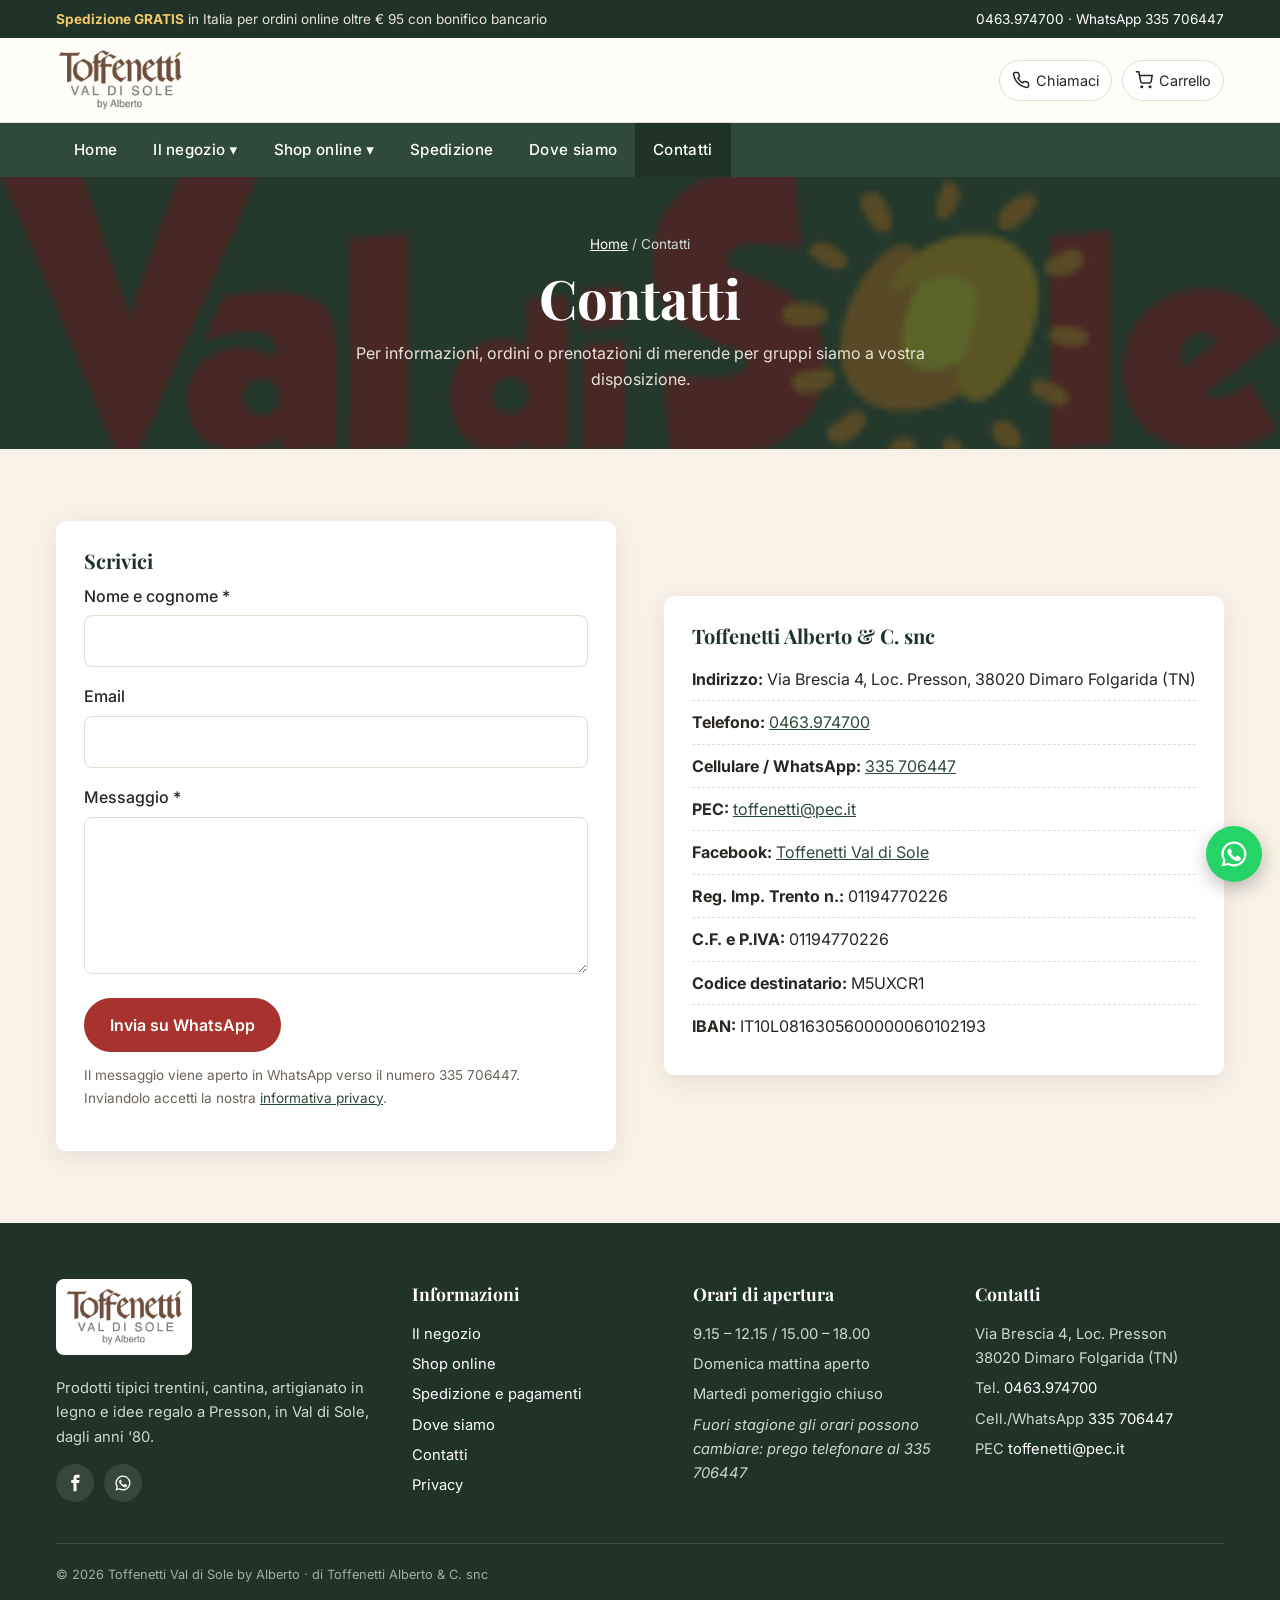
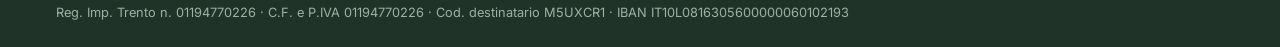
<file: contatti.html>
<!doctype html>
<html lang="it">
<head>
<meta charset="utf-8">
<meta name="viewport" content="width=device-width, initial-scale=1">
<title>Contatti – Toffenetti Val di Sole</title>
<meta name="description" content="Contatti di Toffenetti Val di Sole: telefono 0463.974700, WhatsApp 335 706447, Via Brescia 4, Presson, Dimaro Folgarida (TN).">
<link rel="icon" href="assets/img/favicon.svg" type="image/svg+xml">
<link rel="preconnect" href="https://fonts.googleapis.com">
<link rel="preconnect" href="https://fonts.gstatic.com" crossorigin>
<link href="https://fonts.googleapis.com/css2?family=Inter:wght@400;500;600&family=Playfair+Display:wght@600;700&display=swap" rel="stylesheet">
<link rel="stylesheet" href="assets/css/style.css">
</head>
<body>
<a class="skip" href="#main">Vai al contenuto principale</a>

<div class="topbar">
  <div class="container">
    <span><strong>Spedizione GRATIS</strong> in Italia per ordini online oltre € 95 con bonifico bancario</span>
    <span><a href="tel:+390463974700">0463.974700</a> · <a href="https://wa.me/39335706447">WhatsApp 335 706447</a></span>
  </div>
</div>

<header class="header">
  <div class="container">
    <a class="logo" href="index.html"><img src="assets/img/logo-toffenetti.png" alt="Toffenetti Val di Sole by Alberto, artigianato in legno e prodotti tipici della Val di Sole Trentino" width="300" height="175"></a>
    <div class="header-actions">
      <a class="btn-icon" href="tel:+390463974700"><svg viewBox="0 0 24 24" fill="none" stroke="currentColor" stroke-width="2" aria-hidden="true"><path d="M22 16.9v3a2 2 0 0 1-2.2 2 19.8 19.8 0 0 1-8.6-3.1 19.5 19.5 0 0 1-6-6A19.8 19.8 0 0 1 2.1 4.2 2 2 0 0 1 4.1 2h3a2 2 0 0 1 2 1.7c.1.9.4 1.8.7 2.7a2 2 0 0 1-.5 2.1L8 9.8a16 16 0 0 0 6 6l1.3-1.3a2 2 0 0 1 2.1-.4c.9.3 1.8.6 2.7.7a2 2 0 0 1 1.7 2z"/></svg><span class="label">Chiamaci</span></a>
      <a class="btn-icon" href="https://www.toffenetti.it/eshop/cart.php"><svg viewBox="0 0 24 24" fill="none" stroke="currentColor" stroke-width="2" aria-hidden="true"><circle cx="9" cy="21" r="1"/><circle cx="20" cy="21" r="1"/><path d="M1 1h4l2.7 13.4a2 2 0 0 0 2 1.6h9.7a2 2 0 0 0 2-1.6L23 6H6"/></svg><span class="label">Carrello</span></a>
      <button class="menu-toggle" aria-label="Apri il menu" aria-expanded="false" aria-controls="nav"><svg viewBox="0 0 24 24" fill="none" stroke="currentColor" stroke-width="2" aria-hidden="true"><path d="M3 6h18M3 12h18M3 18h18"/></svg></button>
    </div>
  </div>
</header>

<nav class="nav" id="nav" aria-label="Menu principale">
  <div class="container"><ul><li><a href="index.html">Home</a></li><li><a href="negozio.html">Il negozio ▾</a><ul class="sub"><li><a href="gastronomia.html">Gastronomia e cantina</a></li><li><a href="artigianato.html">Artigianato</a></li><li><a href="merende.html">Merende e degustazioni</a></li></ul></li><li><a href="https://www.toffenetti.it/eshop/index.php">Shop online ▾</a><ul class="sub"><li><a href="https://www.toffenetti.it/eshop/index.php?c=5">Salumi e formaggi</a></li><li><a href="https://www.toffenetti.it/eshop/index.php?c=52">Polenta, funghi e salse</a></li><li><a href="https://www.toffenetti.it/eshop/index.php?c=6">Miele e marmellate</a></li><li><a href="https://www.toffenetti.it/eshop/index.php?c=67">Dolci e cioccolato</a></li><li><a href="https://www.toffenetti.it/eshop/index.php?c=68">Infusi e tisane</a></li><li><a href="https://www.toffenetti.it/eshop/index.php?c=50">Vini e birre</a></li><li><a href="https://www.toffenetti.it/eshop/index.php?c=7">Grappe</a></li><li><a href="https://www.toffenetti.it/eshop/index.php?c=53">Artigianato</a></li><li><a href="https://www.toffenetti.it/eshop/index.php?c=86">Promozioni</a></li></ul></li><li><a href="spedizione.html">Spedizione</a></li><li><a href="dove-siamo.html">Dove siamo</a></li><li><a href="contatti.html" aria-current="page">Contatti</a></li></ul></div>
</nav>

<main id="main">
<section class="page-hero" style="background-image:url('assets/img/val-di-sole.png')">
  <div class="container">
    <div class="breadcrumb"><a href="index.html">Home</a> / Contatti</div>
    <h1>Contatti</h1>
    <p>Per informazioni, ordini o prenotazioni di merende per gruppi siamo a vostra disposizione.</p>
  </div>
</section>

<section class="section">
  <div class="container split">
    <div class="info-box">
      <h3>Scrivici</h3>
      <form id="contact-form">
        <div class="field"><label for="nome">Nome e cognome *</label><input id="nome" name="nome" required autocomplete="name"></div>
        <div class="field"><label for="email">Email</label><input id="email" name="email" type="email" autocomplete="email"></div>
        <div class="field"><label for="messaggio">Messaggio *</label><textarea id="messaggio" name="messaggio" rows="5" required></textarea></div>
        <button class="btn" type="submit">Invia su WhatsApp</button>
        <p class="note" style="margin-top:12px">Il messaggio viene aperto in WhatsApp verso il numero 335 706447. Inviandolo accetti la nostra <a href="https://www.toffenetti.it/privacy.php">informativa privacy</a>.</p>
      </form>
    </div>
    <div class="info-box">
      <h3>Toffenetti Alberto &amp; C. snc</h3>
      <ul class="info-list">
        <li><strong>Indirizzo:</strong> Via Brescia 4, Loc. Presson, 38020 Dimaro Folgarida (TN)</li>
        <li><strong>Telefono:</strong> <a href="tel:+390463974700">0463.974700</a></li>
        <li><strong>Cellulare / WhatsApp:</strong> <a href="https://wa.me/39335706447">335 706447</a></li>
        <li><strong>PEC:</strong> <a href="mailto:toffenetti@pec.it">toffenetti@pec.it</a></li>
        <li><strong>Facebook:</strong> <a href="https://it-it.facebook.com/Toffenetti-595004483873848/">Toffenetti Val di Sole</a></li>
        <li><strong>Reg. Imp. Trento n.:</strong> 01194770226</li>
        <li><strong>C.F. e P.IVA:</strong> 01194770226</li>
        <li><strong>Codice destinatario:</strong> M5UXCR1</li>
        <li><strong>IBAN:</strong> IT10L0816305600000060102193</li>
      </ul>
    </div>
  </div>
</section>
</main>

<footer class="footer">
  <div class="container">
    <div class="footer-grid">
      <div>
        <a class="footer-logo" href="index.html"><img src="assets/img/logo-toffenetti.png" alt="Toffenetti Val di Sole" width="300" height="175"></a>
        <p>Prodotti tipici trentini, cantina, artigianato in legno e idee regalo a Presson, in Val di Sole, dagli anni '80.</p>
        <div class="social">
          <a href="https://it-it.facebook.com/Toffenetti-595004483873848/" aria-label="Facebook"><svg viewBox="0 0 24 24" aria-hidden="true"><path d="M14 8V6c0-.9.6-1 1-1h3V1h-4c-3.3 0-4 2.4-4 4v3H7v4h3v11h4V12h3.3l.7-4z"/></svg></a>
          <a href="https://wa.me/39335706447" aria-label="WhatsApp"><svg viewBox="0 0 24 24" aria-hidden="true"><path d="M12 2a10 10 0 0 0-8.6 15.1L2 22l5-1.3A10 10 0 1 0 12 2zm0 18.2a8.2 8.2 0 0 1-4.2-1.1l-.3-.2-3 .8.8-2.9-.2-.3A8.2 8.2 0 1 1 12 20.2zm4.5-6.1c-.2-.1-1.5-.7-1.7-.8-.2-.1-.4-.1-.6.1l-.8 1c-.1.2-.3.2-.5.1a6.7 6.7 0 0 1-3.3-2.9c-.3-.4.2-.4.7-1.3.1-.2 0-.3 0-.4l-.8-1.8c-.2-.5-.4-.4-.6-.4h-.5a1 1 0 0 0-.7.3 3 3 0 0 0-.9 2.2 5.2 5.2 0 0 0 1.1 2.7 11.8 11.8 0 0 0 4.5 4c1.7.7 2.3.8 3.2.6.5-.1 1.5-.6 1.7-1.2.2-.6.2-1.1.2-1.2-.1-.1-.3-.2-.5-.3z"/></svg></a>
        </div>
      </div>
      <div>
        <h4>Informazioni</h4>
        <ul>
          <li><a href="negozio.html">Il negozio</a></li>
          <li><a href="https://www.toffenetti.it/eshop/index.php">Shop online</a></li>
          <li><a href="spedizione.html">Spedizione e pagamenti</a></li>
          <li><a href="dove-siamo.html">Dove siamo</a></li>
          <li><a href="contatti.html">Contatti</a></li>
          <li><a href="https://www.toffenetti.it/privacy.php">Privacy</a></li>
        </ul>
      </div>
      <div>
        <h4>Orari di apertura</h4>
        <ul>
          <li>9.15 – 12.15 / 15.00 – 18.00</li>
          <li>Domenica mattina aperto</li>
          <li>Martedì pomeriggio chiuso</li>
          <li><em>Fuori stagione gli orari possono cambiare: prego telefonare al 335 706447</em></li>
        </ul>
      </div>
      <div>
        <h4>Contatti</h4>
        <ul>
          <li>Via Brescia 4, Loc. Presson<br>38020 Dimaro Folgarida (TN)</li>
          <li>Tel. <a href="tel:+390463974700">0463.974700</a></li>
          <li>Cell./WhatsApp <a href="https://wa.me/39335706447">335 706447</a></li>
          <li>PEC <a href="mailto:toffenetti@pec.it">toffenetti@pec.it</a></li>
        </ul>
      </div>
    </div>
    <div class="footer-bottom">
      <span>© <span id="year">2026</span> Toffenetti Val di Sole by Alberto · di Toffenetti Alberto &amp; C. snc</span>
      <span>Reg. Imp. Trento n. 01194770226 · C.F. e P.IVA 01194770226 · Cod. destinatario M5UXCR1 · IBAN IT10L0816305600000060102193</span>
    </div>
  </div>
</footer>

<a class="whatsapp-float" href="https://wa.me/39335706447" aria-label="Scrivici su WhatsApp"><svg viewBox="0 0 24 24" aria-hidden="true"><path d="M12 2a10 10 0 0 0-8.6 15.1L2 22l5-1.3A10 10 0 1 0 12 2zm0 18.2a8.2 8.2 0 0 1-4.2-1.1l-.3-.2-3 .8.8-2.9-.2-.3A8.2 8.2 0 1 1 12 20.2zm4.5-6.1c-.2-.1-1.5-.7-1.7-.8-.2-.1-.4-.1-.6.1l-.8 1c-.1.2-.3.2-.5.1a6.7 6.7 0 0 1-3.3-2.9c-.3-.4.2-.4.7-1.3.1-.2 0-.3 0-.4l-.8-1.8c-.2-.5-.4-.4-.6-.4h-.5a1 1 0 0 0-.7.3 3 3 0 0 0-.9 2.2 5.2 5.2 0 0 0 1.1 2.7 11.8 11.8 0 0 0 4.5 4c1.7.7 2.3.8 3.2.6.5-.1 1.5-.6 1.7-1.2.2-.6.2-1.1.2-1.2-.1-.1-.3-.2-.5-.3z"/></svg></a>
<script src="assets/js/main.js"></script>
</body>
</html>
</file>
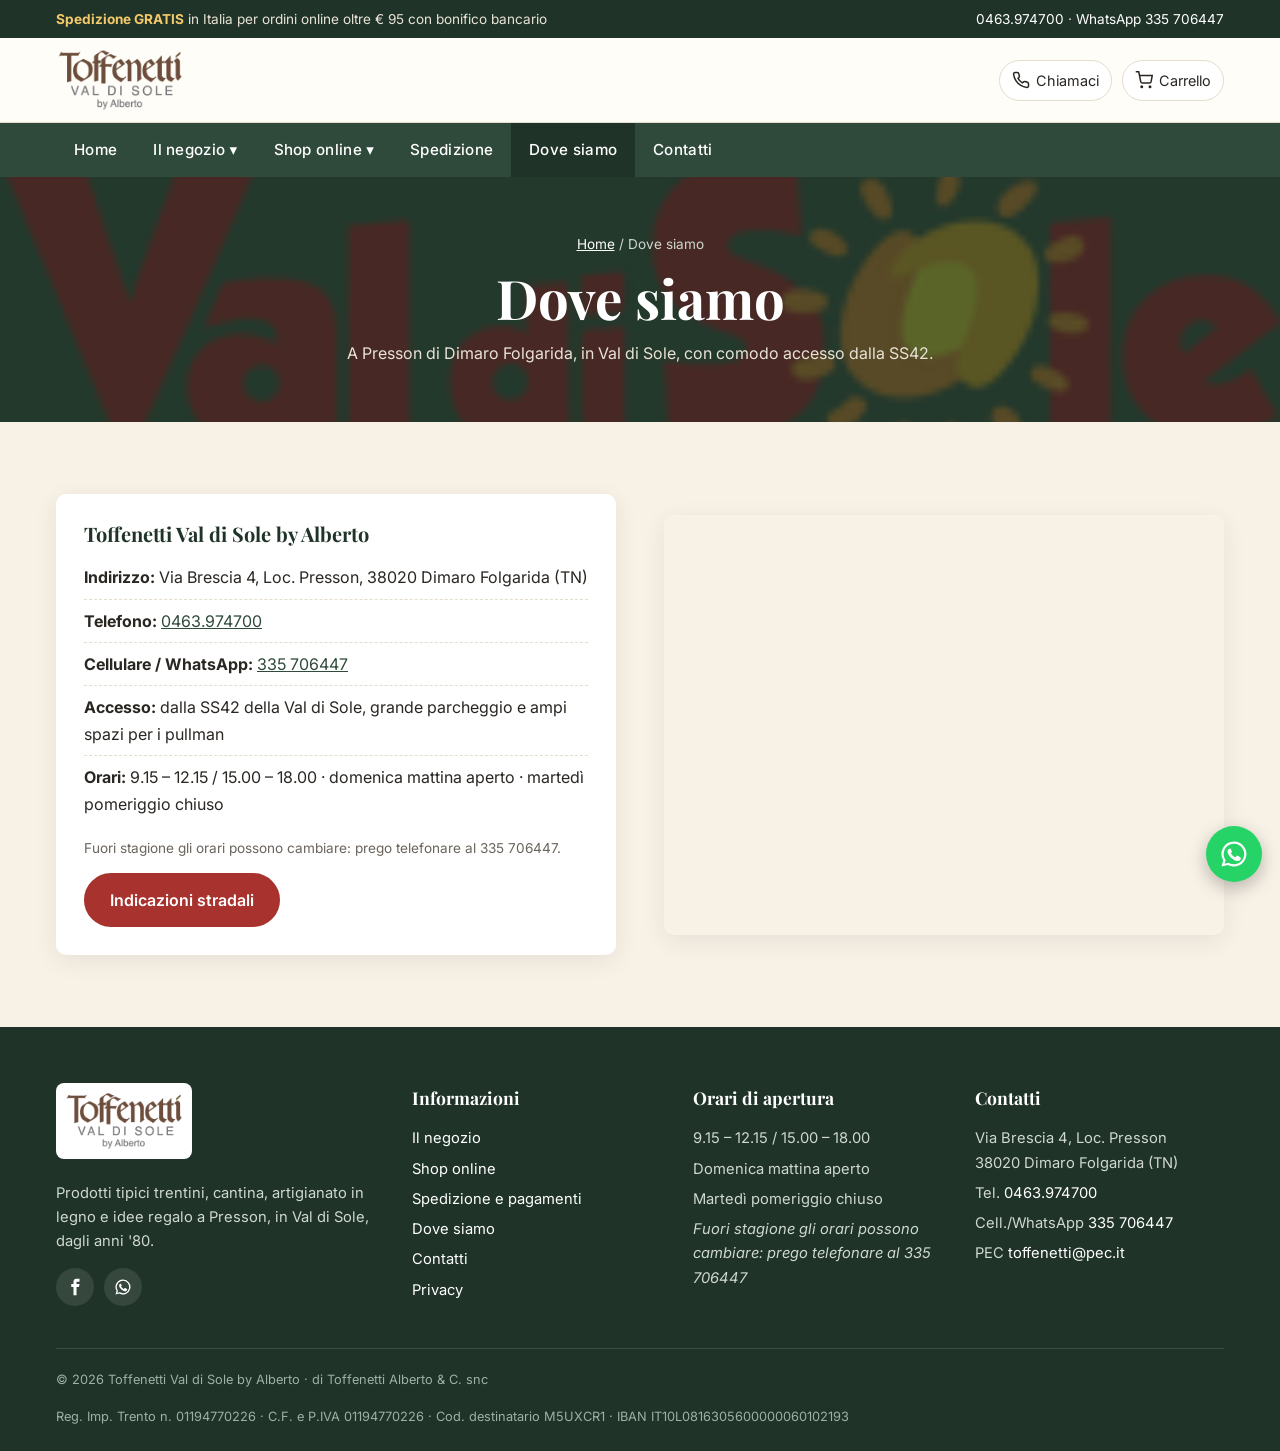
<file: dove-siamo.html>
<!doctype html>
<html lang="it">
<head>
<meta charset="utf-8">
<meta name="viewport" content="width=device-width, initial-scale=1">
<title>Dove siamo – Toffenetti Val di Sole</title>
<meta name="description" content="Toffenetti si trova in Via Brescia 4, Loc. Presson, Dimaro Folgarida (TN), con accesso dalla SS42 e ampio parcheggio.">
<link rel="icon" href="assets/img/favicon.svg" type="image/svg+xml">
<link rel="preconnect" href="https://fonts.googleapis.com">
<link rel="preconnect" href="https://fonts.gstatic.com" crossorigin>
<link href="https://fonts.googleapis.com/css2?family=Inter:wght@400;500;600&family=Playfair+Display:wght@600;700&display=swap" rel="stylesheet">
<link rel="stylesheet" href="assets/css/style.css">
</head>
<body>
<a class="skip" href="#main">Vai al contenuto principale</a>

<div class="topbar">
  <div class="container">
    <span><strong>Spedizione GRATIS</strong> in Italia per ordini online oltre € 95 con bonifico bancario</span>
    <span><a href="tel:+390463974700">0463.974700</a> · <a href="https://wa.me/39335706447">WhatsApp 335 706447</a></span>
  </div>
</div>

<header class="header">
  <div class="container">
    <a class="logo" href="index.html"><img src="assets/img/logo-toffenetti.png" alt="Toffenetti Val di Sole by Alberto, artigianato in legno e prodotti tipici della Val di Sole Trentino" width="300" height="175"></a>
    <div class="header-actions">
      <a class="btn-icon" href="tel:+390463974700"><svg viewBox="0 0 24 24" fill="none" stroke="currentColor" stroke-width="2" aria-hidden="true"><path d="M22 16.9v3a2 2 0 0 1-2.2 2 19.8 19.8 0 0 1-8.6-3.1 19.5 19.5 0 0 1-6-6A19.8 19.8 0 0 1 2.1 4.2 2 2 0 0 1 4.1 2h3a2 2 0 0 1 2 1.7c.1.9.4 1.8.7 2.7a2 2 0 0 1-.5 2.1L8 9.8a16 16 0 0 0 6 6l1.3-1.3a2 2 0 0 1 2.1-.4c.9.3 1.8.6 2.7.7a2 2 0 0 1 1.7 2z"/></svg><span class="label">Chiamaci</span></a>
      <a class="btn-icon" href="https://www.toffenetti.it/eshop/cart.php"><svg viewBox="0 0 24 24" fill="none" stroke="currentColor" stroke-width="2" aria-hidden="true"><circle cx="9" cy="21" r="1"/><circle cx="20" cy="21" r="1"/><path d="M1 1h4l2.7 13.4a2 2 0 0 0 2 1.6h9.7a2 2 0 0 0 2-1.6L23 6H6"/></svg><span class="label">Carrello</span></a>
      <button class="menu-toggle" aria-label="Apri il menu" aria-expanded="false" aria-controls="nav"><svg viewBox="0 0 24 24" fill="none" stroke="currentColor" stroke-width="2" aria-hidden="true"><path d="M3 6h18M3 12h18M3 18h18"/></svg></button>
    </div>
  </div>
</header>

<nav class="nav" id="nav" aria-label="Menu principale">
  <div class="container"><ul><li><a href="index.html">Home</a></li><li><a href="negozio.html">Il negozio ▾</a><ul class="sub"><li><a href="gastronomia.html">Gastronomia e cantina</a></li><li><a href="artigianato.html">Artigianato</a></li><li><a href="merende.html">Merende e degustazioni</a></li></ul></li><li><a href="https://www.toffenetti.it/eshop/index.php">Shop online ▾</a><ul class="sub"><li><a href="https://www.toffenetti.it/eshop/index.php?c=5">Salumi e formaggi</a></li><li><a href="https://www.toffenetti.it/eshop/index.php?c=52">Polenta, funghi e salse</a></li><li><a href="https://www.toffenetti.it/eshop/index.php?c=6">Miele e marmellate</a></li><li><a href="https://www.toffenetti.it/eshop/index.php?c=67">Dolci e cioccolato</a></li><li><a href="https://www.toffenetti.it/eshop/index.php?c=68">Infusi e tisane</a></li><li><a href="https://www.toffenetti.it/eshop/index.php?c=50">Vini e birre</a></li><li><a href="https://www.toffenetti.it/eshop/index.php?c=7">Grappe</a></li><li><a href="https://www.toffenetti.it/eshop/index.php?c=53">Artigianato</a></li><li><a href="https://www.toffenetti.it/eshop/index.php?c=86">Promozioni</a></li></ul></li><li><a href="spedizione.html">Spedizione</a></li><li><a href="dove-siamo.html" aria-current="page">Dove siamo</a></li><li><a href="contatti.html">Contatti</a></li></ul></div>
</nav>

<main id="main">
<section class="page-hero" style="background-image:url('assets/img/val-di-sole.png')">
  <div class="container">
    <div class="breadcrumb"><a href="index.html">Home</a> / Dove siamo</div>
    <h1>Dove siamo</h1>
    <p>A Presson di Dimaro Folgarida, in Val di Sole, con comodo accesso dalla SS42.</p>
  </div>
</section>

<section class="section">
  <div class="container split">
    <div class="info-box">
      <h3>Toffenetti Val di Sole by Alberto</h3>
      <ul class="info-list">
        <li><strong>Indirizzo:</strong> Via Brescia 4, Loc. Presson, 38020 Dimaro Folgarida (TN)</li>
        <li><strong>Telefono:</strong> <a href="tel:+390463974700">0463.974700</a></li>
        <li><strong>Cellulare / WhatsApp:</strong> <a href="https://wa.me/39335706447">335 706447</a></li>
        <li><strong>Accesso:</strong> dalla SS42 della Val di Sole, grande parcheggio e ampi spazi per i pullman</li>
        <li><strong>Orari:</strong> 9.15 – 12.15 / 15.00 – 18.00 · domenica mattina aperto · martedì pomeriggio chiuso</li>
      </ul>
      <p class="note" style="margin-top:12px">Fuori stagione gli orari possono cambiare: prego telefonare al 335 706447.</p>
      <a class="btn" href="https://www.google.com/maps/dir/?api=1&amp;destination=Toffenetti+Via+Brescia+4+Dimaro+Folgarida">Indicazioni stradali</a>
    </div>
    <iframe class="map" src="https://maps.google.it/maps?f=q&amp;source=s_q&amp;hl=it&amp;q=Via+Brescia,+2,+Monclassico+TN+toffenetti&amp;hq=toffenetti&amp;t=m&amp;cid=9490464075689315882&amp;ll=46.341239,10.886078&amp;z=14&amp;iwloc=A&amp;output=embed" title="Mappa: Toffenetti, Via Brescia 4, Presson" loading="lazy" referrerpolicy="no-referrer-when-downgrade"></iframe>
  </div>
</section>
</main>

<footer class="footer">
  <div class="container">
    <div class="footer-grid">
      <div>
        <a class="footer-logo" href="index.html"><img src="assets/img/logo-toffenetti.png" alt="Toffenetti Val di Sole" width="300" height="175"></a>
        <p>Prodotti tipici trentini, cantina, artigianato in legno e idee regalo a Presson, in Val di Sole, dagli anni '80.</p>
        <div class="social">
          <a href="https://it-it.facebook.com/Toffenetti-595004483873848/" aria-label="Facebook"><svg viewBox="0 0 24 24" aria-hidden="true"><path d="M14 8V6c0-.9.6-1 1-1h3V1h-4c-3.3 0-4 2.4-4 4v3H7v4h3v11h4V12h3.3l.7-4z"/></svg></a>
          <a href="https://wa.me/39335706447" aria-label="WhatsApp"><svg viewBox="0 0 24 24" aria-hidden="true"><path d="M12 2a10 10 0 0 0-8.6 15.1L2 22l5-1.3A10 10 0 1 0 12 2zm0 18.2a8.2 8.2 0 0 1-4.2-1.1l-.3-.2-3 .8.8-2.9-.2-.3A8.2 8.2 0 1 1 12 20.2zm4.5-6.1c-.2-.1-1.5-.7-1.7-.8-.2-.1-.4-.1-.6.1l-.8 1c-.1.2-.3.2-.5.1a6.7 6.7 0 0 1-3.3-2.9c-.3-.4.2-.4.7-1.3.1-.2 0-.3 0-.4l-.8-1.8c-.2-.5-.4-.4-.6-.4h-.5a1 1 0 0 0-.7.3 3 3 0 0 0-.9 2.2 5.2 5.2 0 0 0 1.1 2.7 11.8 11.8 0 0 0 4.5 4c1.7.7 2.3.8 3.2.6.5-.1 1.5-.6 1.7-1.2.2-.6.2-1.1.2-1.2-.1-.1-.3-.2-.5-.3z"/></svg></a>
        </div>
      </div>
      <div>
        <h4>Informazioni</h4>
        <ul>
          <li><a href="negozio.html">Il negozio</a></li>
          <li><a href="https://www.toffenetti.it/eshop/index.php">Shop online</a></li>
          <li><a href="spedizione.html">Spedizione e pagamenti</a></li>
          <li><a href="dove-siamo.html">Dove siamo</a></li>
          <li><a href="contatti.html">Contatti</a></li>
          <li><a href="https://www.toffenetti.it/privacy.php">Privacy</a></li>
        </ul>
      </div>
      <div>
        <h4>Orari di apertura</h4>
        <ul>
          <li>9.15 – 12.15 / 15.00 – 18.00</li>
          <li>Domenica mattina aperto</li>
          <li>Martedì pomeriggio chiuso</li>
          <li><em>Fuori stagione gli orari possono cambiare: prego telefonare al 335 706447</em></li>
        </ul>
      </div>
      <div>
        <h4>Contatti</h4>
        <ul>
          <li>Via Brescia 4, Loc. Presson<br>38020 Dimaro Folgarida (TN)</li>
          <li>Tel. <a href="tel:+390463974700">0463.974700</a></li>
          <li>Cell./WhatsApp <a href="https://wa.me/39335706447">335 706447</a></li>
          <li>PEC <a href="mailto:toffenetti@pec.it">toffenetti@pec.it</a></li>
        </ul>
      </div>
    </div>
    <div class="footer-bottom">
      <span>© <span id="year">2026</span> Toffenetti Val di Sole by Alberto · di Toffenetti Alberto &amp; C. snc</span>
      <span>Reg. Imp. Trento n. 01194770226 · C.F. e P.IVA 01194770226 · Cod. destinatario M5UXCR1 · IBAN IT10L0816305600000060102193</span>
    </div>
  </div>
</footer>

<a class="whatsapp-float" href="https://wa.me/39335706447" aria-label="Scrivici su WhatsApp"><svg viewBox="0 0 24 24" aria-hidden="true"><path d="M12 2a10 10 0 0 0-8.6 15.1L2 22l5-1.3A10 10 0 1 0 12 2zm0 18.2a8.2 8.2 0 0 1-4.2-1.1l-.3-.2-3 .8.8-2.9-.2-.3A8.2 8.2 0 1 1 12 20.2zm4.5-6.1c-.2-.1-1.5-.7-1.7-.8-.2-.1-.4-.1-.6.1l-.8 1c-.1.2-.3.2-.5.1a6.7 6.7 0 0 1-3.3-2.9c-.3-.4.2-.4.7-1.3.1-.2 0-.3 0-.4l-.8-1.8c-.2-.5-.4-.4-.6-.4h-.5a1 1 0 0 0-.7.3 3 3 0 0 0-.9 2.2 5.2 5.2 0 0 0 1.1 2.7 11.8 11.8 0 0 0 4.5 4c1.7.7 2.3.8 3.2.6.5-.1 1.5-.6 1.7-1.2.2-.6.2-1.1.2-1.2-.1-.1-.3-.2-.5-.3z"/></svg></a>
<script src="assets/js/main.js"></script>
</body>
</html>
</file>
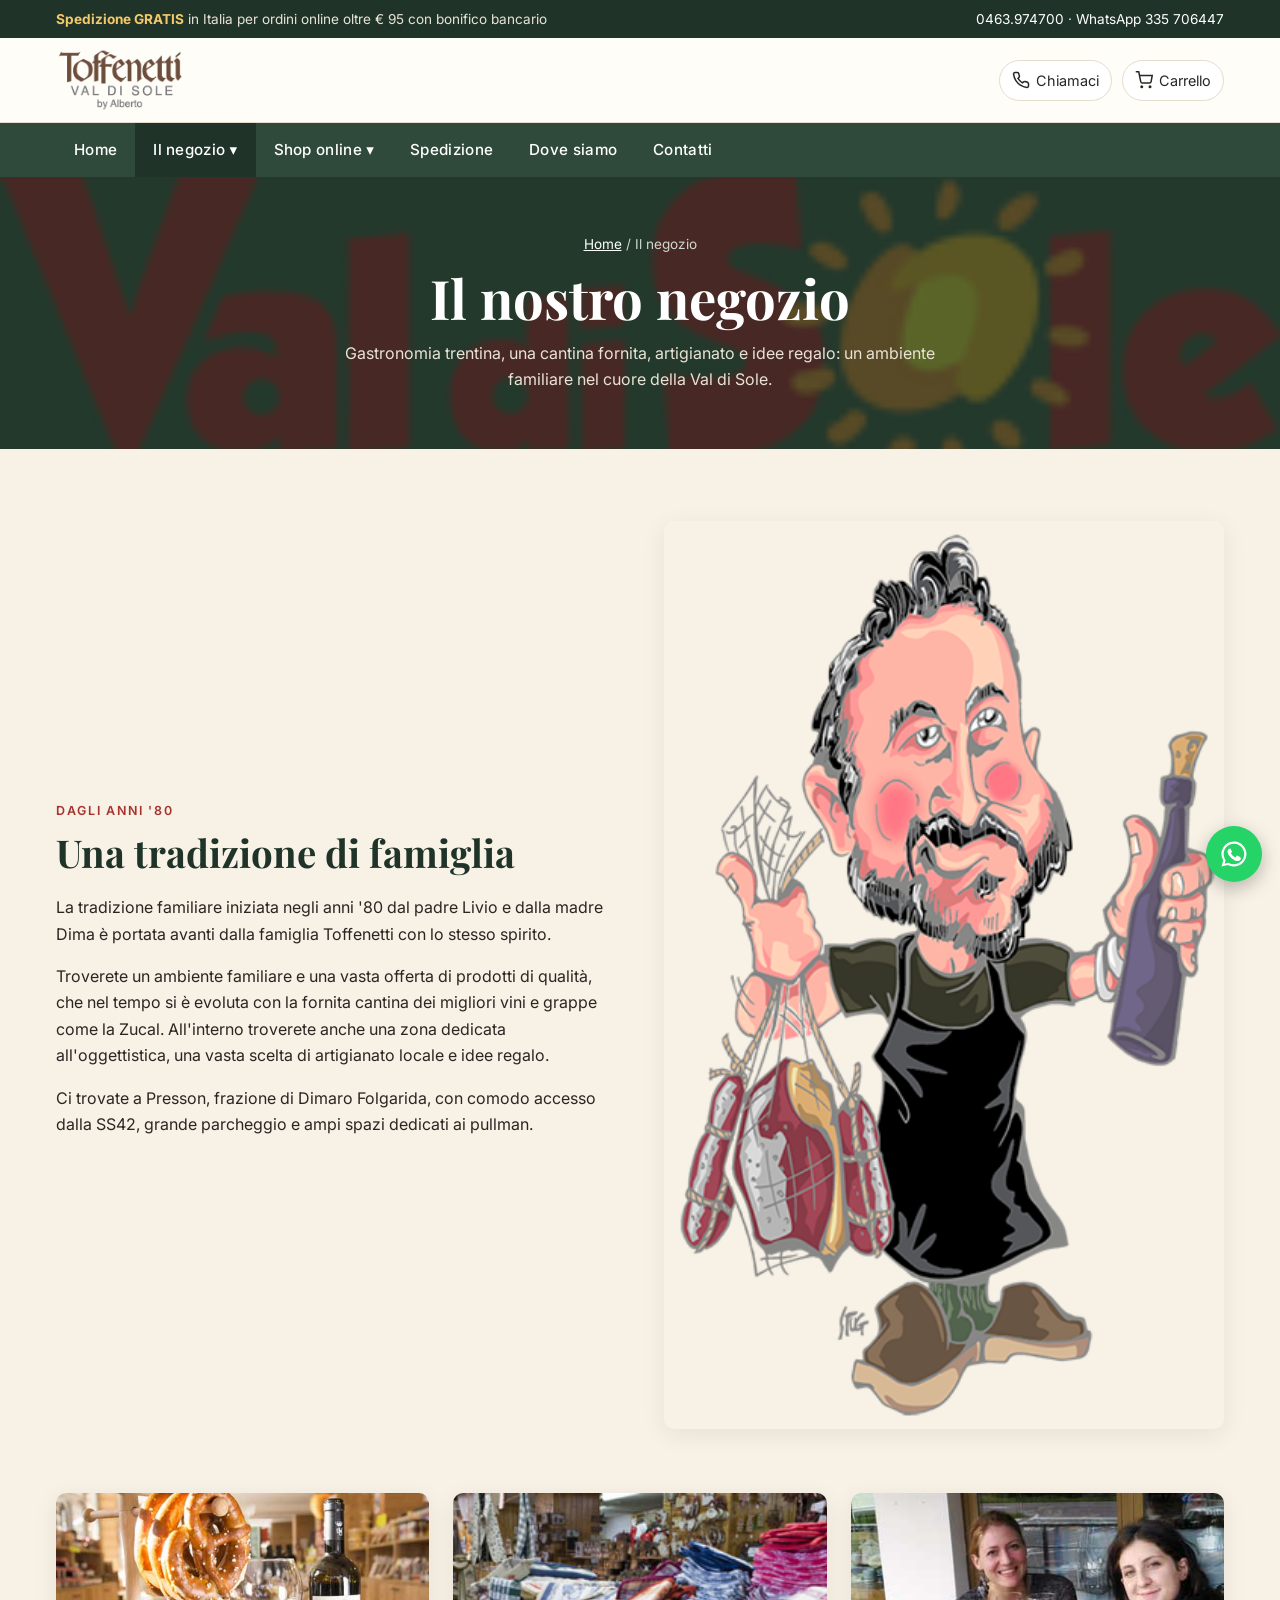
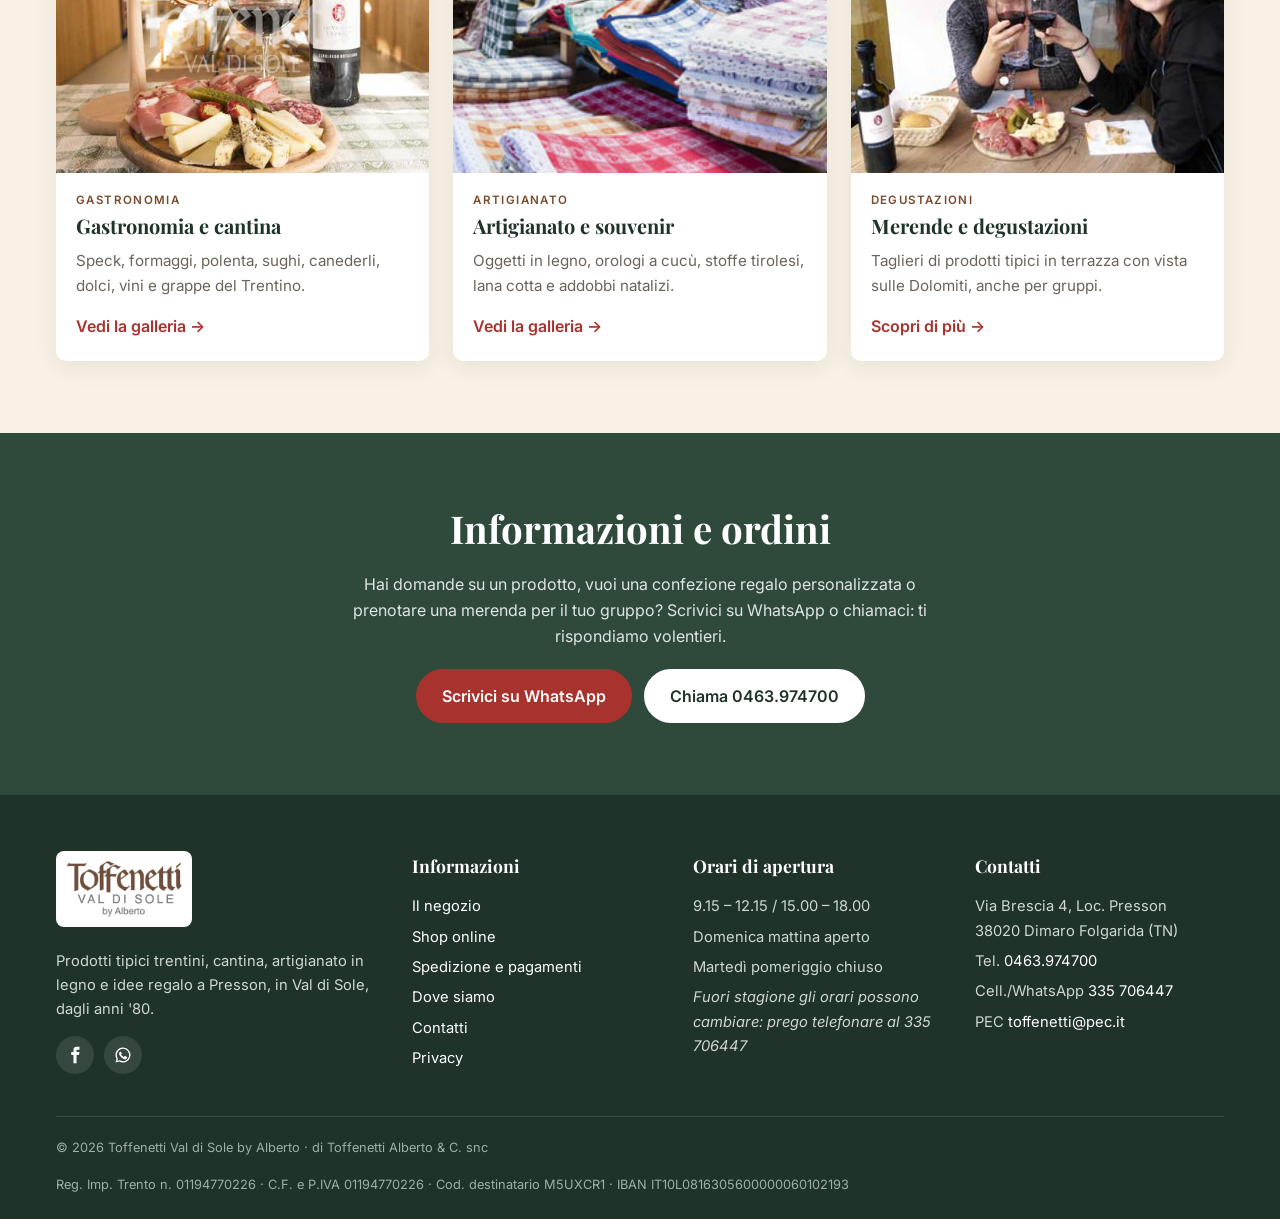
<file: negozio.html>
<!doctype html>
<html lang="it">
<head>
<meta charset="utf-8">
<meta name="viewport" content="width=device-width, initial-scale=1">
<title>Il negozio – Toffenetti Val di Sole</title>
<meta name="description" content="Il negozio Toffenetti a Presson, Dimaro Folgarida: gastronomia trentina, cantina, artigianato e idee regalo dagli anni '80.">
<link rel="icon" href="assets/img/favicon.svg" type="image/svg+xml">
<link rel="preconnect" href="https://fonts.googleapis.com">
<link rel="preconnect" href="https://fonts.gstatic.com" crossorigin>
<link href="https://fonts.googleapis.com/css2?family=Inter:wght@400;500;600&family=Playfair+Display:wght@600;700&display=swap" rel="stylesheet">
<link rel="stylesheet" href="assets/css/style.css">
</head>
<body>
<a class="skip" href="#main">Vai al contenuto principale</a>

<div class="topbar">
  <div class="container">
    <span><strong>Spedizione GRATIS</strong> in Italia per ordini online oltre € 95 con bonifico bancario</span>
    <span><a href="tel:+390463974700">0463.974700</a> · <a href="https://wa.me/39335706447">WhatsApp 335 706447</a></span>
  </div>
</div>

<header class="header">
  <div class="container">
    <a class="logo" href="index.html"><img src="assets/img/logo-toffenetti.png" alt="Toffenetti Val di Sole by Alberto, artigianato in legno e prodotti tipici della Val di Sole Trentino" width="300" height="175"></a>
    <div class="header-actions">
      <a class="btn-icon" href="tel:+390463974700"><svg viewBox="0 0 24 24" fill="none" stroke="currentColor" stroke-width="2" aria-hidden="true"><path d="M22 16.9v3a2 2 0 0 1-2.2 2 19.8 19.8 0 0 1-8.6-3.1 19.5 19.5 0 0 1-6-6A19.8 19.8 0 0 1 2.1 4.2 2 2 0 0 1 4.1 2h3a2 2 0 0 1 2 1.7c.1.9.4 1.8.7 2.7a2 2 0 0 1-.5 2.1L8 9.8a16 16 0 0 0 6 6l1.3-1.3a2 2 0 0 1 2.1-.4c.9.3 1.8.6 2.7.7a2 2 0 0 1 1.7 2z"/></svg><span class="label">Chiamaci</span></a>
      <a class="btn-icon" href="https://www.toffenetti.it/eshop/cart.php"><svg viewBox="0 0 24 24" fill="none" stroke="currentColor" stroke-width="2" aria-hidden="true"><circle cx="9" cy="21" r="1"/><circle cx="20" cy="21" r="1"/><path d="M1 1h4l2.7 13.4a2 2 0 0 0 2 1.6h9.7a2 2 0 0 0 2-1.6L23 6H6"/></svg><span class="label">Carrello</span></a>
      <button class="menu-toggle" aria-label="Apri il menu" aria-expanded="false" aria-controls="nav"><svg viewBox="0 0 24 24" fill="none" stroke="currentColor" stroke-width="2" aria-hidden="true"><path d="M3 6h18M3 12h18M3 18h18"/></svg></button>
    </div>
  </div>
</header>

<nav class="nav" id="nav" aria-label="Menu principale">
  <div class="container"><ul><li><a href="index.html">Home</a></li><li><a href="negozio.html" aria-current="page">Il negozio ▾</a><ul class="sub"><li><a href="gastronomia.html">Gastronomia e cantina</a></li><li><a href="artigianato.html">Artigianato</a></li><li><a href="merende.html">Merende e degustazioni</a></li></ul></li><li><a href="https://www.toffenetti.it/eshop/index.php">Shop online ▾</a><ul class="sub"><li><a href="https://www.toffenetti.it/eshop/index.php?c=5">Salumi e formaggi</a></li><li><a href="https://www.toffenetti.it/eshop/index.php?c=52">Polenta, funghi e salse</a></li><li><a href="https://www.toffenetti.it/eshop/index.php?c=6">Miele e marmellate</a></li><li><a href="https://www.toffenetti.it/eshop/index.php?c=67">Dolci e cioccolato</a></li><li><a href="https://www.toffenetti.it/eshop/index.php?c=68">Infusi e tisane</a></li><li><a href="https://www.toffenetti.it/eshop/index.php?c=50">Vini e birre</a></li><li><a href="https://www.toffenetti.it/eshop/index.php?c=7">Grappe</a></li><li><a href="https://www.toffenetti.it/eshop/index.php?c=53">Artigianato</a></li><li><a href="https://www.toffenetti.it/eshop/index.php?c=86">Promozioni</a></li></ul></li><li><a href="spedizione.html">Spedizione</a></li><li><a href="dove-siamo.html">Dove siamo</a></li><li><a href="contatti.html">Contatti</a></li></ul></div>
</nav>

<main id="main">
<section class="page-hero" style="background-image:url('assets/img/val-di-sole.png')">
  <div class="container">
    <div class="breadcrumb"><a href="index.html">Home</a> / Il negozio</div>
    <h1>Il nostro negozio</h1>
    <p>Gastronomia trentina, una cantina fornita, artigianato e idee regalo: un ambiente familiare nel cuore della Val di Sole.</p>
  </div>
</section>

<section class="section">
  <div class="container">
    <div class="split">
      <div>
        <span class="eyebrow">Dagli anni '80</span>
        <h2>Una tradizione di famiglia</h2>
        <p>La tradizione familiare iniziata negli anni '80 dal padre Livio e dalla madre Dima è portata avanti dalla famiglia Toffenetti con lo stesso spirito.</p>
        <p>Troverete un ambiente familiare e una vasta offerta di prodotti di qualità, che nel tempo si è evoluta con la fornita cantina dei migliori vini e grappe come la Zucal. All'interno troverete anche una zona dedicata all'oggettistica, una vasta scelta di artigianato locale e idee regalo.</p>
        <p>Ci trovate a Presson, frazione di Dimaro Folgarida, con comodo accesso dalla SS42, grande parcheggio e ampi spazi dedicati ai pullman.</p>
      </div>
      <img src="assets/img/alberto-omino.png" alt="Alberto Toffenetti" loading="lazy">
    </div>
    <div class="grid grid-3" style="margin-top:64px">
      <article class="card">
  <div class="card-img"><img src="assets/img/sottosezione-gastronomia.jpg" alt="Gastronomia e cantina" loading="lazy"></div>
  <div class="card-body"><span class="tag">Gastronomia</span><h3>Gastronomia e cantina</h3><p>Speck, formaggi, polenta, sughi, canederli, dolci, vini e grappe del Trentino.</p><a class="link-arrow" href="gastronomia.html">Vedi la galleria</a></div>
</article>
      <article class="card">
  <div class="card-img"><img src="assets/img/artigianato-trentino.jpg" alt="Artigianato e souvenir" loading="lazy"></div>
  <div class="card-body"><span class="tag">Artigianato</span><h3>Artigianato e souvenir</h3><p>Oggetti in legno, orologi a cucù, stoffe tirolesi, lana cotta e addobbi natalizi.</p><a class="link-arrow" href="artigianato.html">Vedi la galleria</a></div>
</article>
      <article class="card">
  <div class="card-img"><img src="assets/img/gallery/terrazza/merende-trentine-dolomiti.jpg" alt="Merende e degustazioni" loading="lazy"></div>
  <div class="card-body"><span class="tag">Degustazioni</span><h3>Merende e degustazioni</h3><p>Taglieri di prodotti tipici in terrazza con vista sulle Dolomiti, anche per gruppi.</p><a class="link-arrow" href="merende.html">Scopri di più</a></div>
</article>
    </div>
  </div>
</section>

<section class="section cta">
  <div class="container">
    <h2>Informazioni e ordini</h2>
    <p>Hai domande su un prodotto, vuoi una confezione regalo personalizzata o prenotare una merenda per il tuo gruppo? Scrivici su WhatsApp o chiamaci: ti rispondiamo volentieri.</p>
    <div class="btn-row" style="justify-content:center">
      <a class="btn" href="https://wa.me/39335706447">Scrivici su WhatsApp</a>
      <a class="btn btn-light" href="tel:+390463974700">Chiama 0463.974700</a>
    </div>
  </div>
</section>
</main>

<footer class="footer">
  <div class="container">
    <div class="footer-grid">
      <div>
        <a class="footer-logo" href="index.html"><img src="assets/img/logo-toffenetti.png" alt="Toffenetti Val di Sole" width="300" height="175"></a>
        <p>Prodotti tipici trentini, cantina, artigianato in legno e idee regalo a Presson, in Val di Sole, dagli anni '80.</p>
        <div class="social">
          <a href="https://it-it.facebook.com/Toffenetti-595004483873848/" aria-label="Facebook"><svg viewBox="0 0 24 24" aria-hidden="true"><path d="M14 8V6c0-.9.6-1 1-1h3V1h-4c-3.3 0-4 2.4-4 4v3H7v4h3v11h4V12h3.3l.7-4z"/></svg></a>
          <a href="https://wa.me/39335706447" aria-label="WhatsApp"><svg viewBox="0 0 24 24" aria-hidden="true"><path d="M12 2a10 10 0 0 0-8.6 15.1L2 22l5-1.3A10 10 0 1 0 12 2zm0 18.2a8.2 8.2 0 0 1-4.2-1.1l-.3-.2-3 .8.8-2.9-.2-.3A8.2 8.2 0 1 1 12 20.2zm4.5-6.1c-.2-.1-1.5-.7-1.7-.8-.2-.1-.4-.1-.6.1l-.8 1c-.1.2-.3.2-.5.1a6.7 6.7 0 0 1-3.3-2.9c-.3-.4.2-.4.7-1.3.1-.2 0-.3 0-.4l-.8-1.8c-.2-.5-.4-.4-.6-.4h-.5a1 1 0 0 0-.7.3 3 3 0 0 0-.9 2.2 5.2 5.2 0 0 0 1.1 2.7 11.8 11.8 0 0 0 4.5 4c1.7.7 2.3.8 3.2.6.5-.1 1.5-.6 1.7-1.2.2-.6.2-1.1.2-1.2-.1-.1-.3-.2-.5-.3z"/></svg></a>
        </div>
      </div>
      <div>
        <h4>Informazioni</h4>
        <ul>
          <li><a href="negozio.html">Il negozio</a></li>
          <li><a href="https://www.toffenetti.it/eshop/index.php">Shop online</a></li>
          <li><a href="spedizione.html">Spedizione e pagamenti</a></li>
          <li><a href="dove-siamo.html">Dove siamo</a></li>
          <li><a href="contatti.html">Contatti</a></li>
          <li><a href="https://www.toffenetti.it/privacy.php">Privacy</a></li>
        </ul>
      </div>
      <div>
        <h4>Orari di apertura</h4>
        <ul>
          <li>9.15 – 12.15 / 15.00 – 18.00</li>
          <li>Domenica mattina aperto</li>
          <li>Martedì pomeriggio chiuso</li>
          <li><em>Fuori stagione gli orari possono cambiare: prego telefonare al 335 706447</em></li>
        </ul>
      </div>
      <div>
        <h4>Contatti</h4>
        <ul>
          <li>Via Brescia 4, Loc. Presson<br>38020 Dimaro Folgarida (TN)</li>
          <li>Tel. <a href="tel:+390463974700">0463.974700</a></li>
          <li>Cell./WhatsApp <a href="https://wa.me/39335706447">335 706447</a></li>
          <li>PEC <a href="mailto:toffenetti@pec.it">toffenetti@pec.it</a></li>
        </ul>
      </div>
    </div>
    <div class="footer-bottom">
      <span>© <span id="year">2026</span> Toffenetti Val di Sole by Alberto · di Toffenetti Alberto &amp; C. snc</span>
      <span>Reg. Imp. Trento n. 01194770226 · C.F. e P.IVA 01194770226 · Cod. destinatario M5UXCR1 · IBAN IT10L0816305600000060102193</span>
    </div>
  </div>
</footer>

<a class="whatsapp-float" href="https://wa.me/39335706447" aria-label="Scrivici su WhatsApp"><svg viewBox="0 0 24 24" aria-hidden="true"><path d="M12 2a10 10 0 0 0-8.6 15.1L2 22l5-1.3A10 10 0 1 0 12 2zm0 18.2a8.2 8.2 0 0 1-4.2-1.1l-.3-.2-3 .8.8-2.9-.2-.3A8.2 8.2 0 1 1 12 20.2zm4.5-6.1c-.2-.1-1.5-.7-1.7-.8-.2-.1-.4-.1-.6.1l-.8 1c-.1.2-.3.2-.5.1a6.7 6.7 0 0 1-3.3-2.9c-.3-.4.2-.4.7-1.3.1-.2 0-.3 0-.4l-.8-1.8c-.2-.5-.4-.4-.6-.4h-.5a1 1 0 0 0-.7.3 3 3 0 0 0-.9 2.2 5.2 5.2 0 0 0 1.1 2.7 11.8 11.8 0 0 0 4.5 4c1.7.7 2.3.8 3.2.6.5-.1 1.5-.6 1.7-1.2.2-.6.2-1.1.2-1.2-.1-.1-.3-.2-.5-.3z"/></svg></a>
<script src="assets/js/main.js"></script>
</body>
</html>
</file>
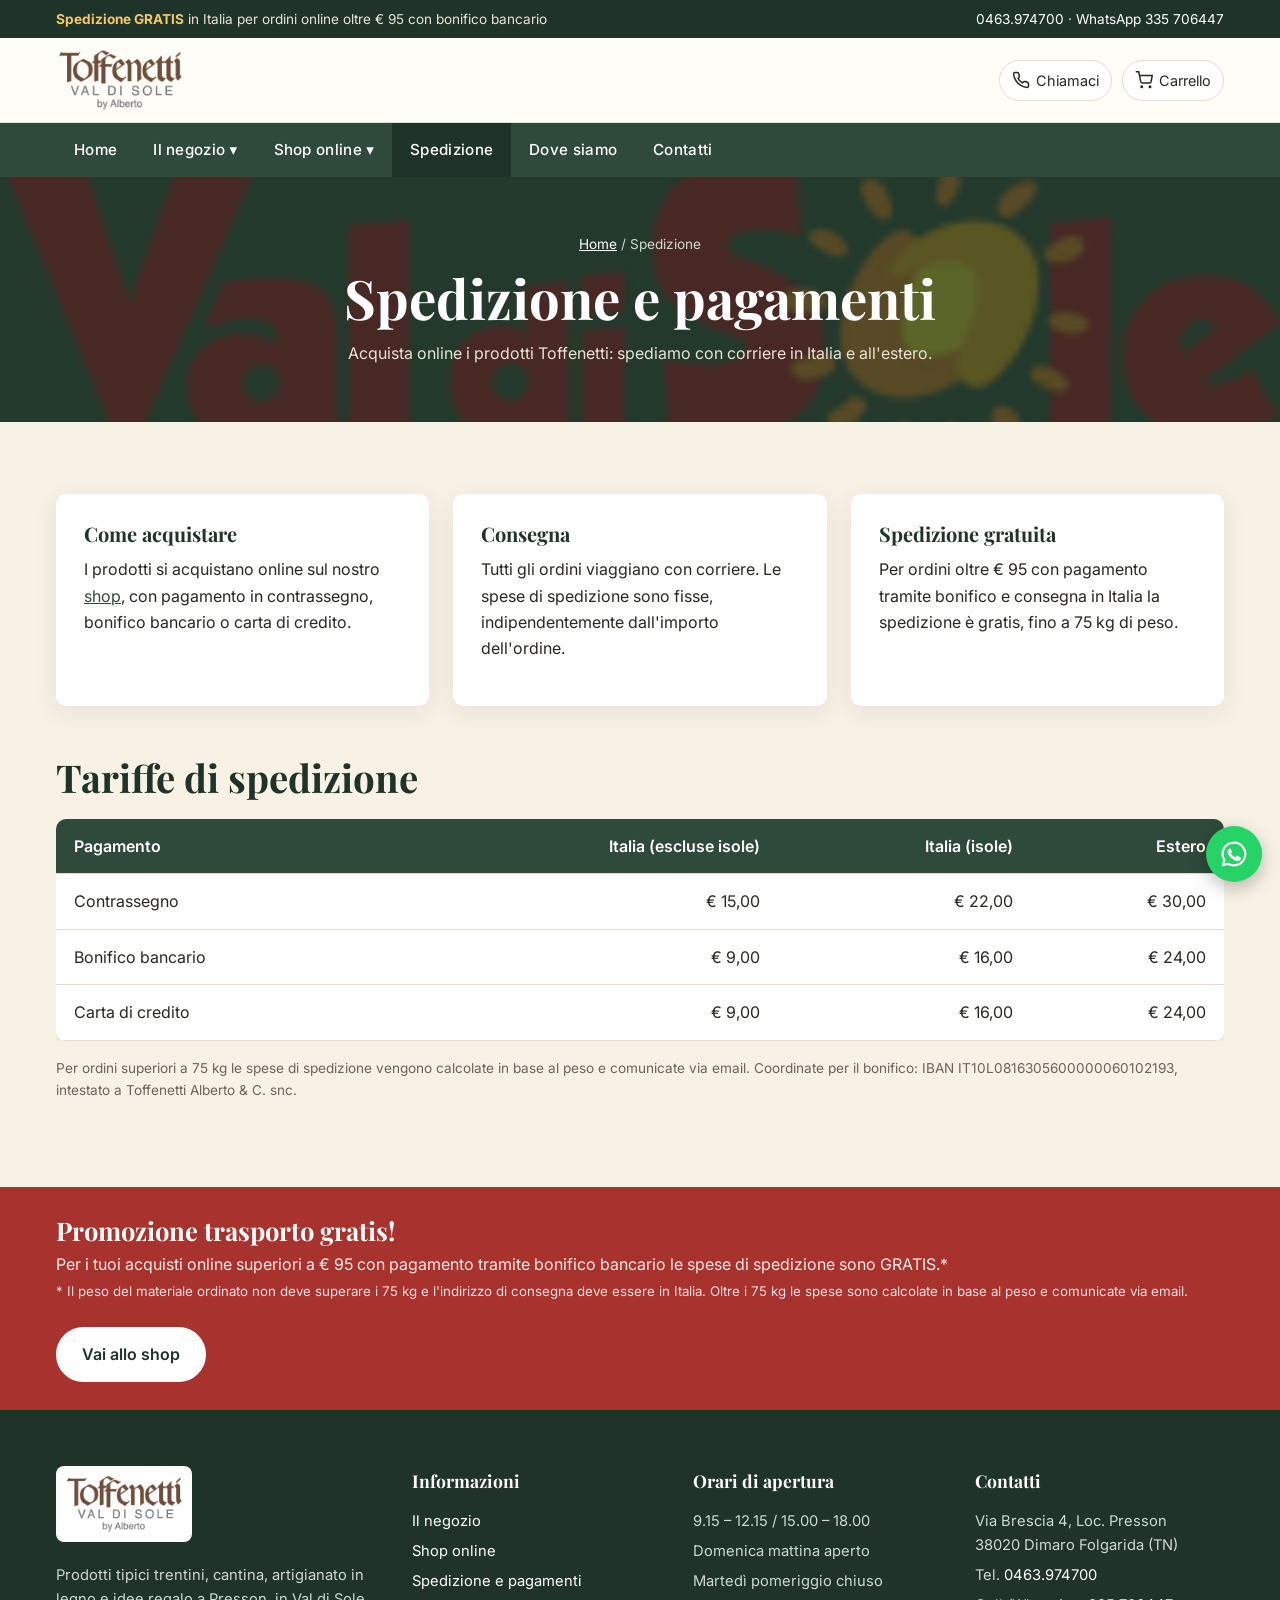
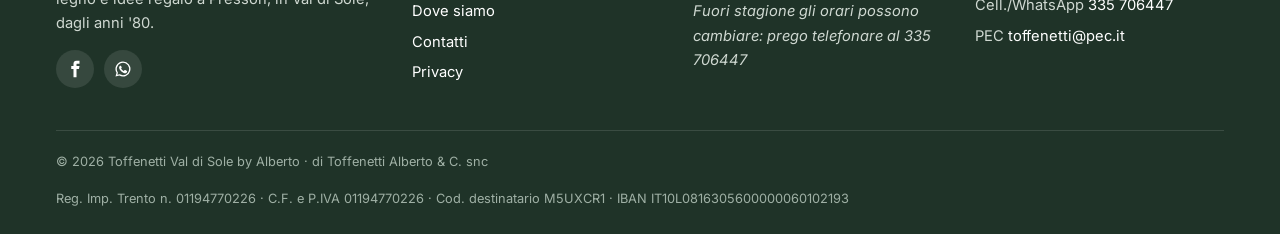
<file: spedizione.html>
<!doctype html>
<html lang="it">
<head>
<meta charset="utf-8">
<meta name="viewport" content="width=device-width, initial-scale=1">
<title>Spedizione e pagamenti – Toffenetti Val di Sole</title>
<meta name="description" content="Tariffe di spedizione dello shop online Toffenetti: contrassegno, bonifico, carta di credito. Spedizione gratuita oltre € 95 con bonifico.">
<link rel="icon" href="assets/img/favicon.svg" type="image/svg+xml">
<link rel="preconnect" href="https://fonts.googleapis.com">
<link rel="preconnect" href="https://fonts.gstatic.com" crossorigin>
<link href="https://fonts.googleapis.com/css2?family=Inter:wght@400;500;600&family=Playfair+Display:wght@600;700&display=swap" rel="stylesheet">
<link rel="stylesheet" href="assets/css/style.css">
</head>
<body>
<a class="skip" href="#main">Vai al contenuto principale</a>

<div class="topbar">
  <div class="container">
    <span><strong>Spedizione GRATIS</strong> in Italia per ordini online oltre € 95 con bonifico bancario</span>
    <span><a href="tel:+390463974700">0463.974700</a> · <a href="https://wa.me/39335706447">WhatsApp 335 706447</a></span>
  </div>
</div>

<header class="header">
  <div class="container">
    <a class="logo" href="index.html"><img src="assets/img/logo-toffenetti.png" alt="Toffenetti Val di Sole by Alberto, artigianato in legno e prodotti tipici della Val di Sole Trentino" width="300" height="175"></a>
    <div class="header-actions">
      <a class="btn-icon" href="tel:+390463974700"><svg viewBox="0 0 24 24" fill="none" stroke="currentColor" stroke-width="2" aria-hidden="true"><path d="M22 16.9v3a2 2 0 0 1-2.2 2 19.8 19.8 0 0 1-8.6-3.1 19.5 19.5 0 0 1-6-6A19.8 19.8 0 0 1 2.1 4.2 2 2 0 0 1 4.1 2h3a2 2 0 0 1 2 1.7c.1.9.4 1.8.7 2.7a2 2 0 0 1-.5 2.1L8 9.8a16 16 0 0 0 6 6l1.3-1.3a2 2 0 0 1 2.1-.4c.9.3 1.8.6 2.7.7a2 2 0 0 1 1.7 2z"/></svg><span class="label">Chiamaci</span></a>
      <a class="btn-icon" href="https://www.toffenetti.it/eshop/cart.php"><svg viewBox="0 0 24 24" fill="none" stroke="currentColor" stroke-width="2" aria-hidden="true"><circle cx="9" cy="21" r="1"/><circle cx="20" cy="21" r="1"/><path d="M1 1h4l2.7 13.4a2 2 0 0 0 2 1.6h9.7a2 2 0 0 0 2-1.6L23 6H6"/></svg><span class="label">Carrello</span></a>
      <button class="menu-toggle" aria-label="Apri il menu" aria-expanded="false" aria-controls="nav"><svg viewBox="0 0 24 24" fill="none" stroke="currentColor" stroke-width="2" aria-hidden="true"><path d="M3 6h18M3 12h18M3 18h18"/></svg></button>
    </div>
  </div>
</header>

<nav class="nav" id="nav" aria-label="Menu principale">
  <div class="container"><ul><li><a href="index.html">Home</a></li><li><a href="negozio.html">Il negozio ▾</a><ul class="sub"><li><a href="gastronomia.html">Gastronomia e cantina</a></li><li><a href="artigianato.html">Artigianato</a></li><li><a href="merende.html">Merende e degustazioni</a></li></ul></li><li><a href="https://www.toffenetti.it/eshop/index.php">Shop online ▾</a><ul class="sub"><li><a href="https://www.toffenetti.it/eshop/index.php?c=5">Salumi e formaggi</a></li><li><a href="https://www.toffenetti.it/eshop/index.php?c=52">Polenta, funghi e salse</a></li><li><a href="https://www.toffenetti.it/eshop/index.php?c=6">Miele e marmellate</a></li><li><a href="https://www.toffenetti.it/eshop/index.php?c=67">Dolci e cioccolato</a></li><li><a href="https://www.toffenetti.it/eshop/index.php?c=68">Infusi e tisane</a></li><li><a href="https://www.toffenetti.it/eshop/index.php?c=50">Vini e birre</a></li><li><a href="https://www.toffenetti.it/eshop/index.php?c=7">Grappe</a></li><li><a href="https://www.toffenetti.it/eshop/index.php?c=53">Artigianato</a></li><li><a href="https://www.toffenetti.it/eshop/index.php?c=86">Promozioni</a></li></ul></li><li><a href="spedizione.html" aria-current="page">Spedizione</a></li><li><a href="dove-siamo.html">Dove siamo</a></li><li><a href="contatti.html">Contatti</a></li></ul></div>
</nav>

<main id="main">
<section class="page-hero" style="background-image:url('assets/img/val-di-sole.png')">
  <div class="container">
    <div class="breadcrumb"><a href="index.html">Home</a> / Spedizione</div>
    <h1>Spedizione e pagamenti</h1>
    <p>Acquista online i prodotti Toffenetti: spediamo con corriere in Italia e all'estero.</p>
  </div>
</section>

<section class="section">
  <div class="container">
    <div class="grid grid-3" style="margin-bottom:48px">
      <div class="info-box"><h3>Come acquistare</h3><p>I prodotti si acquistano online sul nostro <a href="https://www.toffenetti.it/eshop/index.php">shop</a>, con pagamento in contrassegno, bonifico bancario o carta di credito.</p></div>
      <div class="info-box"><h3>Consegna</h3><p>Tutti gli ordini viaggiano con corriere. Le spese di spedizione sono fisse, indipendentemente dall'importo dell'ordine.</p></div>
      <div class="info-box"><h3>Spedizione gratuita</h3><p>Per ordini oltre € 95 con pagamento tramite bonifico e consegna in Italia la spedizione è gratis, fino a 75 kg di peso.</p></div>
    </div>
    <h2>Tariffe di spedizione</h2>
    <div class="table-wrap">
      <table>
        <thead><tr><th>Pagamento</th><th>Italia (escluse isole)</th><th>Italia (isole)</th><th>Estero</th></tr></thead>
        <tbody>
          <tr><td>Contrassegno</td><td>€ 15,00</td><td>€ 22,00</td><td>€ 30,00</td></tr>
          <tr><td>Bonifico bancario</td><td>€ 9,00</td><td>€ 16,00</td><td>€ 24,00</td></tr>
          <tr><td>Carta di credito</td><td>€ 9,00</td><td>€ 16,00</td><td>€ 24,00</td></tr>
        </tbody>
      </table>
    </div>
    <p class="note" style="margin-top:16px">Per ordini superiori a 75 kg le spese di spedizione vengono calcolate in base al peso e comunicate via email. Coordinate per il bonifico: IBAN IT10L0816305600000060102193, intestato a Toffenetti Alberto &amp; C. snc.</p>
  </div>
</section>

<section class="promo">
  <div class="container">
    <div>
      <h2>Promozione trasporto gratis!</h2>
      <p>Per i tuoi acquisti online superiori a € 95 con pagamento tramite bonifico bancario le spese di spedizione sono GRATIS.*</p>
      <small>* Il peso del materiale ordinato non deve superare i 75 kg e l'indirizzo di consegna deve essere in Italia. Oltre i 75 kg le spese sono calcolate in base al peso e comunicate via email.</small>
    </div>
    <a class="btn btn-light" href="https://www.toffenetti.it/eshop/index.php">Vai allo shop</a>
  </div>
</section>
</main>

<footer class="footer">
  <div class="container">
    <div class="footer-grid">
      <div>
        <a class="footer-logo" href="index.html"><img src="assets/img/logo-toffenetti.png" alt="Toffenetti Val di Sole" width="300" height="175"></a>
        <p>Prodotti tipici trentini, cantina, artigianato in legno e idee regalo a Presson, in Val di Sole, dagli anni '80.</p>
        <div class="social">
          <a href="https://it-it.facebook.com/Toffenetti-595004483873848/" aria-label="Facebook"><svg viewBox="0 0 24 24" aria-hidden="true"><path d="M14 8V6c0-.9.6-1 1-1h3V1h-4c-3.3 0-4 2.4-4 4v3H7v4h3v11h4V12h3.3l.7-4z"/></svg></a>
          <a href="https://wa.me/39335706447" aria-label="WhatsApp"><svg viewBox="0 0 24 24" aria-hidden="true"><path d="M12 2a10 10 0 0 0-8.6 15.1L2 22l5-1.3A10 10 0 1 0 12 2zm0 18.2a8.2 8.2 0 0 1-4.2-1.1l-.3-.2-3 .8.8-2.9-.2-.3A8.2 8.2 0 1 1 12 20.2zm4.5-6.1c-.2-.1-1.5-.7-1.7-.8-.2-.1-.4-.1-.6.1l-.8 1c-.1.2-.3.2-.5.1a6.7 6.7 0 0 1-3.3-2.9c-.3-.4.2-.4.7-1.3.1-.2 0-.3 0-.4l-.8-1.8c-.2-.5-.4-.4-.6-.4h-.5a1 1 0 0 0-.7.3 3 3 0 0 0-.9 2.2 5.2 5.2 0 0 0 1.1 2.7 11.8 11.8 0 0 0 4.5 4c1.7.7 2.3.8 3.2.6.5-.1 1.5-.6 1.7-1.2.2-.6.2-1.1.2-1.2-.1-.1-.3-.2-.5-.3z"/></svg></a>
        </div>
      </div>
      <div>
        <h4>Informazioni</h4>
        <ul>
          <li><a href="negozio.html">Il negozio</a></li>
          <li><a href="https://www.toffenetti.it/eshop/index.php">Shop online</a></li>
          <li><a href="spedizione.html">Spedizione e pagamenti</a></li>
          <li><a href="dove-siamo.html">Dove siamo</a></li>
          <li><a href="contatti.html">Contatti</a></li>
          <li><a href="https://www.toffenetti.it/privacy.php">Privacy</a></li>
        </ul>
      </div>
      <div>
        <h4>Orari di apertura</h4>
        <ul>
          <li>9.15 – 12.15 / 15.00 – 18.00</li>
          <li>Domenica mattina aperto</li>
          <li>Martedì pomeriggio chiuso</li>
          <li><em>Fuori stagione gli orari possono cambiare: prego telefonare al 335 706447</em></li>
        </ul>
      </div>
      <div>
        <h4>Contatti</h4>
        <ul>
          <li>Via Brescia 4, Loc. Presson<br>38020 Dimaro Folgarida (TN)</li>
          <li>Tel. <a href="tel:+390463974700">0463.974700</a></li>
          <li>Cell./WhatsApp <a href="https://wa.me/39335706447">335 706447</a></li>
          <li>PEC <a href="mailto:toffenetti@pec.it">toffenetti@pec.it</a></li>
        </ul>
      </div>
    </div>
    <div class="footer-bottom">
      <span>© <span id="year">2026</span> Toffenetti Val di Sole by Alberto · di Toffenetti Alberto &amp; C. snc</span>
      <span>Reg. Imp. Trento n. 01194770226 · C.F. e P.IVA 01194770226 · Cod. destinatario M5UXCR1 · IBAN IT10L0816305600000060102193</span>
    </div>
  </div>
</footer>

<a class="whatsapp-float" href="https://wa.me/39335706447" aria-label="Scrivici su WhatsApp"><svg viewBox="0 0 24 24" aria-hidden="true"><path d="M12 2a10 10 0 0 0-8.6 15.1L2 22l5-1.3A10 10 0 1 0 12 2zm0 18.2a8.2 8.2 0 0 1-4.2-1.1l-.3-.2-3 .8.8-2.9-.2-.3A8.2 8.2 0 1 1 12 20.2zm4.5-6.1c-.2-.1-1.5-.7-1.7-.8-.2-.1-.4-.1-.6.1l-.8 1c-.1.2-.3.2-.5.1a6.7 6.7 0 0 1-3.3-2.9c-.3-.4.2-.4.7-1.3.1-.2 0-.3 0-.4l-.8-1.8c-.2-.5-.4-.4-.6-.4h-.5a1 1 0 0 0-.7.3 3 3 0 0 0-.9 2.2 5.2 5.2 0 0 0 1.1 2.7 11.8 11.8 0 0 0 4.5 4c1.7.7 2.3.8 3.2.6.5-.1 1.5-.6 1.7-1.2.2-.6.2-1.1.2-1.2-.1-.1-.3-.2-.5-.3z"/></svg></a>
<script src="assets/js/main.js"></script>
</body>
</html>
</file>
<file: assets/css/style.css>
/* Toffenetti Val di Sole — foglio di stile principale */

:root {
  --verde: #2f4a3a;
  --verde-scuro: #1f3328;
  --legno: #7a4b2a;
  --rosso: #a8322d;
  --crema: #f7f1e6;
  --carta: #fffdf8;
  --testo: #2a2622;
  --grigio: #6b645c;
  --bordo: #e4dccd;
  --radius: 10px;
  --ombra: 0 6px 24px rgba(42, 38, 34, .08);
  --max: 1200px;
  --serif: "Playfair Display", Georgia, serif;
  --sans: "Inter", system-ui, -apple-system, "Segoe UI", sans-serif;
}

*, *::before, *::after { box-sizing: border-box; }
html { scroll-behavior: smooth; }
body {
  margin: 0;
  font-family: var(--sans);
  font-size: 16px;
  line-height: 1.65;
  color: var(--testo);
  background: var(--crema);
}
img { max-width: 100%; display: block; }
a { color: var(--verde); }
h1, h2, h3 { font-family: var(--serif); line-height: 1.2; color: var(--verde-scuro); margin: 0 0 .5em; }
h1 { font-size: clamp(2rem, 5vw, 3.4rem); }
h2 { font-size: clamp(1.6rem, 3.5vw, 2.4rem); }
h3 { font-size: 1.25rem; }
p { margin: 0 0 1em; }

.container { max-width: var(--max); margin: 0 auto; padding: 0 16px; }
.skip { position: absolute; left: -9999px; }
.skip:focus { left: 16px; top: 8px; background: #fff; padding: 8px 12px; z-index: 100; }

/* Barra superiore */
.topbar { background: var(--verde-scuro); color: #e9e3d6; font-size: .85rem; }
.topbar .container { display: flex; justify-content: space-between; align-items: center; gap: 12px; padding-top: 8px; padding-bottom: 8px; flex-wrap: wrap; }
.topbar a { color: #fff; text-decoration: none; }
.topbar strong { color: #f3c969; }

/* Header */
.header { background: var(--carta); border-bottom: 1px solid var(--bordo); position: sticky; top: 0; z-index: 50; }
.header .container { display: flex; align-items: center; justify-content: space-between; gap: 16px; padding-top: 10px; padding-bottom: 10px; }
.logo img { height: 64px; width: auto; }
.header-actions { display: flex; align-items: center; gap: 10px; }
.btn-icon { display: inline-flex; align-items: center; gap: 6px; padding: 8px 12px; border: 1px solid var(--bordo); border-radius: 999px; text-decoration: none; color: var(--testo); font-size: .9rem; background: #fff; }
.btn-icon:hover { border-color: var(--verde); }
.btn-icon svg { width: 18px; height: 18px; }

/* Navigazione */
.nav { background: var(--verde); }
.nav ul { list-style: none; margin: 0; padding: 0; }
.nav > .container > ul { display: flex; flex-wrap: wrap; }
.nav li { position: relative; }
.nav a { display: block; padding: 14px 18px; color: #fff; text-decoration: none; font-weight: 500; font-size: .95rem; letter-spacing: .02em; }
.nav a:hover, .nav a[aria-current="page"] { background: var(--verde-scuro); }
.nav .sub { display: none; position: absolute; top: 100%; left: 0; min-width: 240px; background: var(--carta); box-shadow: var(--ombra); border-radius: 0 0 var(--radius) var(--radius); z-index: 60; }
.nav .sub a { color: var(--testo); padding: 10px 18px; font-weight: 400; }
.nav .sub a:hover { background: var(--crema); }
.nav li:hover > .sub, .nav li:focus-within > .sub { display: block; }
.menu-toggle { display: none; background: none; border: 1px solid var(--bordo); border-radius: 8px; padding: 8px 10px; cursor: pointer; }
.menu-toggle svg { width: 22px; height: 22px; }

@media (max-width: 860px) {
  .menu-toggle { display: inline-flex; }
  .btn-icon .label { display: none; }
  .nav { display: none; }
  .nav.open { display: block; }
  .nav > .container > ul { flex-direction: column; }
  .nav .sub { position: static; display: block; box-shadow: none; background: var(--verde-scuro); border-radius: 0; }
  .nav .sub a { color: #e9e3d6; padding-left: 34px; }
  .nav .sub a:hover { background: var(--verde); }
  .logo img { height: 52px; }
}

/* Hero */
.hero { position: relative; min-height: 520px; display: flex; align-items: center; color: #fff; overflow: hidden; background: var(--verde-scuro); }
.hero-slide { position: absolute; inset: 0; background-size: cover; background-position: center; opacity: 0; transition: opacity 1.2s ease; }
.hero-slide.active { opacity: 1; }
.hero::after { content: ""; position: absolute; inset: 0; background: linear-gradient(90deg, rgba(20, 30, 24, .78) 0%, rgba(20, 30, 24, .35) 70%, rgba(20, 30, 24, .1) 100%); }
.hero .container { position: relative; z-index: 2; width: 100%; }
.hero-text { max-width: 620px; }
.hero h1 { color: #fff; }
.hero .eyebrow { color: #f3c969; }
.hero p { font-size: 1.15rem; color: #f1ece2; }
.hero-caption { min-height: 4.5em; }

.eyebrow { display: inline-block; text-transform: uppercase; letter-spacing: .14em; font-size: .78rem; font-weight: 600; color: var(--rosso); margin-bottom: .6em; }

/* Bottoni */
.btn { display: inline-block; padding: 12px 24px; border-radius: 999px; background: var(--rosso); color: #fff; text-decoration: none; font-weight: 600; border: 2px solid var(--rosso); transition: .2s; cursor: pointer; font: inherit; font-weight: 600; }
.btn:hover { background: #8d2925; border-color: #8d2925; }
.btn-outline { background: transparent; color: var(--verde); border-color: var(--verde); }
.btn-outline:hover { background: var(--verde); color: #fff; border-color: var(--verde); }
.btn-light { background: #fff; color: var(--verde-scuro); border-color: #fff; }
.btn-light:hover { background: transparent; color: #fff; }
.btn-row { display: flex; gap: 12px; flex-wrap: wrap; margin-top: 1.2em; }
.link-arrow { font-weight: 600; text-decoration: none; color: var(--rosso); }
.link-arrow::after { content: " →"; }

/* Sezioni */
.section { padding: 72px 0; }
.section-alt { background: var(--carta); }
.section-head { text-align: center; max-width: 720px; margin: 0 auto 40px; }
.section-head p { color: var(--grigio); }

.intro { display: grid; grid-template-columns: 1.2fr .8fr; gap: 48px; align-items: center; }
.intro img { border-radius: var(--radius); }
@media (max-width: 860px) { .intro { grid-template-columns: 1fr; } }

/* Riquadro promozione */
.promo { background: var(--rosso); color: #fff; }
.promo .container { display: flex; align-items: center; justify-content: space-between; gap: 24px; padding-top: 28px; padding-bottom: 28px; flex-wrap: wrap; }
.promo h2 { color: #fff; font-size: 1.6rem; margin: 0 0 .2em; }
.promo p { margin: 0; color: #fbe9e7; }
.promo small { display: block; margin-top: 4px; opacity: .85; }

/* Card categorie */
.grid { display: grid; gap: 24px; }
.grid-4 { grid-template-columns: repeat(4, 1fr); }
.grid-3 { grid-template-columns: repeat(3, 1fr); }
@media (max-width: 1000px) { .grid-4 { grid-template-columns: repeat(2, 1fr); } }
@media (max-width: 760px) { .grid-3 { grid-template-columns: 1fr; } }
@media (max-width: 520px) { .grid-4 { grid-template-columns: 1fr; } }

.card { background: #fff; border-radius: var(--radius); overflow: hidden; box-shadow: var(--ombra); display: flex; flex-direction: column; transition: transform .2s; }
.card:hover { transform: translateY(-3px); }
.card-img { aspect-ratio: 4 / 3; background: var(--bordo); overflow: hidden; }
.card-img img { width: 100%; height: 100%; object-fit: cover; }
.card-body { padding: 18px 20px 22px; display: flex; flex-direction: column; flex: 1; }
.card-body p { color: var(--grigio); font-size: .95rem; flex: 1; }
.card .tag { font-size: .72rem; text-transform: uppercase; letter-spacing: .12em; color: var(--legno); font-weight: 600; margin-bottom: 4px; }

/* Prodotti */
.product .card-img { aspect-ratio: 1 / 1; background: #fff; }
.product .card-img img { object-fit: contain; padding: 12px; }
.product .code { font-size: .8rem; color: var(--grigio); }
.product .price { font-family: var(--serif); font-size: 1.35rem; color: var(--rosso); font-weight: 700; margin: 6px 0 12px; }
.product h3 { font-size: 1.05rem; }

/* Banner a tutta larghezza */
.banner { position: relative; border-radius: var(--radius); overflow: hidden; color: #fff; min-height: 340px; display: flex; align-items: center; background-size: cover; background-position: center; }
.banner::before { content: ""; position: absolute; inset: 0; background: linear-gradient(90deg, rgba(31, 51, 40, .88), rgba(31, 51, 40, .25)); }
.banner-text { position: relative; padding: 40px; max-width: 560px; }
.banner h2 { color: #fff; }
.banner p { color: #f1ece2; }

/* Blocchi testo + immagine */
.split { display: grid; grid-template-columns: 1fr 1fr; gap: 48px; align-items: center; }
.split + .split { margin-top: 64px; }
.split img { border-radius: var(--radius); box-shadow: var(--ombra); width: 100%; }
.split.reverse > :first-child { order: 2; }
@media (max-width: 860px) { .split { grid-template-columns: 1fr; gap: 24px; } .split.reverse > :first-child { order: 0; } }

/* Galleria */
.page-hero { background: var(--verde); color: #fff; padding: 56px 0; text-align: center; background-size: cover; background-position: center; position: relative; }
.page-hero::before { content: ""; position: absolute; inset: 0; background: rgba(31, 51, 40, .72); }
.page-hero .container { position: relative; }
.page-hero h1 { color: #fff; margin: 0; }
.page-hero p { color: #e9e3d6; margin: .6em auto 0; max-width: 640px; }
.breadcrumb { font-size: .85rem; color: #cfd8d1; margin-bottom: 10px; }
.breadcrumb a { color: #fff; }

.filters { display: flex; justify-content: center; gap: 8px; flex-wrap: wrap; margin-bottom: 32px; }
.filters button { border: 1px solid var(--bordo); background: #fff; border-radius: 999px; padding: 8px 18px; cursor: pointer; font: inherit; color: var(--testo); }
.filters button.active, .filters button:hover { background: var(--verde); color: #fff; border-color: var(--verde); }

.gallery { display: grid; grid-template-columns: repeat(auto-fill, minmax(240px, 1fr)); gap: 20px; }
.gallery figure { margin: 0; background: #fff; border-radius: var(--radius); overflow: hidden; box-shadow: var(--ombra); cursor: zoom-in; }
.gallery figure[hidden] { display: none; }
.gallery img { width: 100%; aspect-ratio: 4 / 3; object-fit: cover; }
.gallery figcaption { padding: 12px 16px; font-weight: 500; }

.lightbox { position: fixed; inset: 0; background: rgba(0, 0, 0, .88); display: none; align-items: center; justify-content: center; z-index: 200; padding: 16px; }
.lightbox.open { display: flex; }
.lightbox img { max-height: 85vh; max-width: 100%; border-radius: 6px; }
.lightbox button { position: absolute; top: 16px; right: 16px; background: #fff; border: 0; border-radius: 50%; width: 40px; height: 40px; font-size: 22px; cursor: pointer; }

/* Tabella spedizioni */
.table-wrap { overflow-x: auto; }
table { width: 100%; border-collapse: collapse; background: #fff; border-radius: var(--radius); overflow: hidden; box-shadow: var(--ombra); }
th, td { padding: 14px 18px; text-align: left; border-bottom: 1px solid var(--bordo); }
th { background: var(--verde); color: #fff; font-weight: 600; }
td:not(:first-child), th:not(:first-child) { text-align: right; white-space: nowrap; }

/* Info box */
.info-box { background: #fff; border-radius: var(--radius); padding: 28px; box-shadow: var(--ombra); }
.info-box h3 { margin-top: 0; }
.info-list { list-style: none; padding: 0; margin: 0; }
.info-list li { padding: 8px 0; border-bottom: 1px dashed var(--bordo); }
.info-list li:last-child { border-bottom: 0; }

.map { border: 0; width: 100%; height: 420px; border-radius: var(--radius); box-shadow: var(--ombra); }

/* Form */
form .field { margin-bottom: 16px; }
label { display: block; font-weight: 500; margin-bottom: 6px; }
input, textarea { width: 100%; padding: 12px 14px; border: 1px solid var(--bordo); border-radius: 8px; font: inherit; background: #fff; }
input:focus, textarea:focus { outline: 2px solid var(--verde); border-color: transparent; }
.note { font-size: .85rem; color: var(--grigio); }

/* Contatti rapidi (stile newsletter del sito di riferimento) */
.cta { background: var(--verde); color: #fff; text-align: center; }
.cta h2 { color: #fff; }
.cta p { color: #dfe6e1; max-width: 620px; margin: 0 auto 1.2em; }

/* Footer */
.footer { background: var(--verde-scuro); color: #cfd8d1; font-size: .92rem; }
.footer .container { padding-top: 56px; padding-bottom: 24px; }
.footer-grid { display: grid; grid-template-columns: 1.3fr 1fr 1fr 1fr; gap: 32px; }
@media (max-width: 900px) { .footer-grid { grid-template-columns: 1fr 1fr; } }
@media (max-width: 560px) { .footer-grid { grid-template-columns: 1fr; } }
.footer h4 { font-family: var(--serif); color: #fff; font-size: 1.1rem; margin: 0 0 14px; }
.footer ul { list-style: none; padding: 0; margin: 0; }
.footer li { margin-bottom: 6px; }
.footer a { color: #fff; text-decoration: none; }
.footer a:hover { text-decoration: underline; }
.footer-logo { background: #fff; border-radius: 8px; padding: 8px; display: inline-block; margin-bottom: 14px; }
.footer-logo img { height: 60px; width: auto; }
.footer-bottom { border-top: 1px solid rgba(255, 255, 255, .12); margin-top: 40px; padding-top: 20px; font-size: .8rem; color: #9fb0a5; display: flex; justify-content: space-between; gap: 16px; flex-wrap: wrap; }
.social { display: flex; gap: 10px; margin-top: 12px; }
.social a { display: inline-flex; width: 38px; height: 38px; border-radius: 50%; background: rgba(255, 255, 255, .1); align-items: center; justify-content: center; }
.social svg { width: 18px; height: 18px; fill: #fff; }

.whatsapp-float { position: fixed; right: 18px; bottom: 18px; width: 56px; height: 56px; border-radius: 50%; background: #25d366; display: flex; align-items: center; justify-content: center; box-shadow: 0 6px 18px rgba(0, 0, 0, .25); z-index: 80; }
.whatsapp-float svg { width: 30px; height: 30px; fill: #fff; }
</file>
